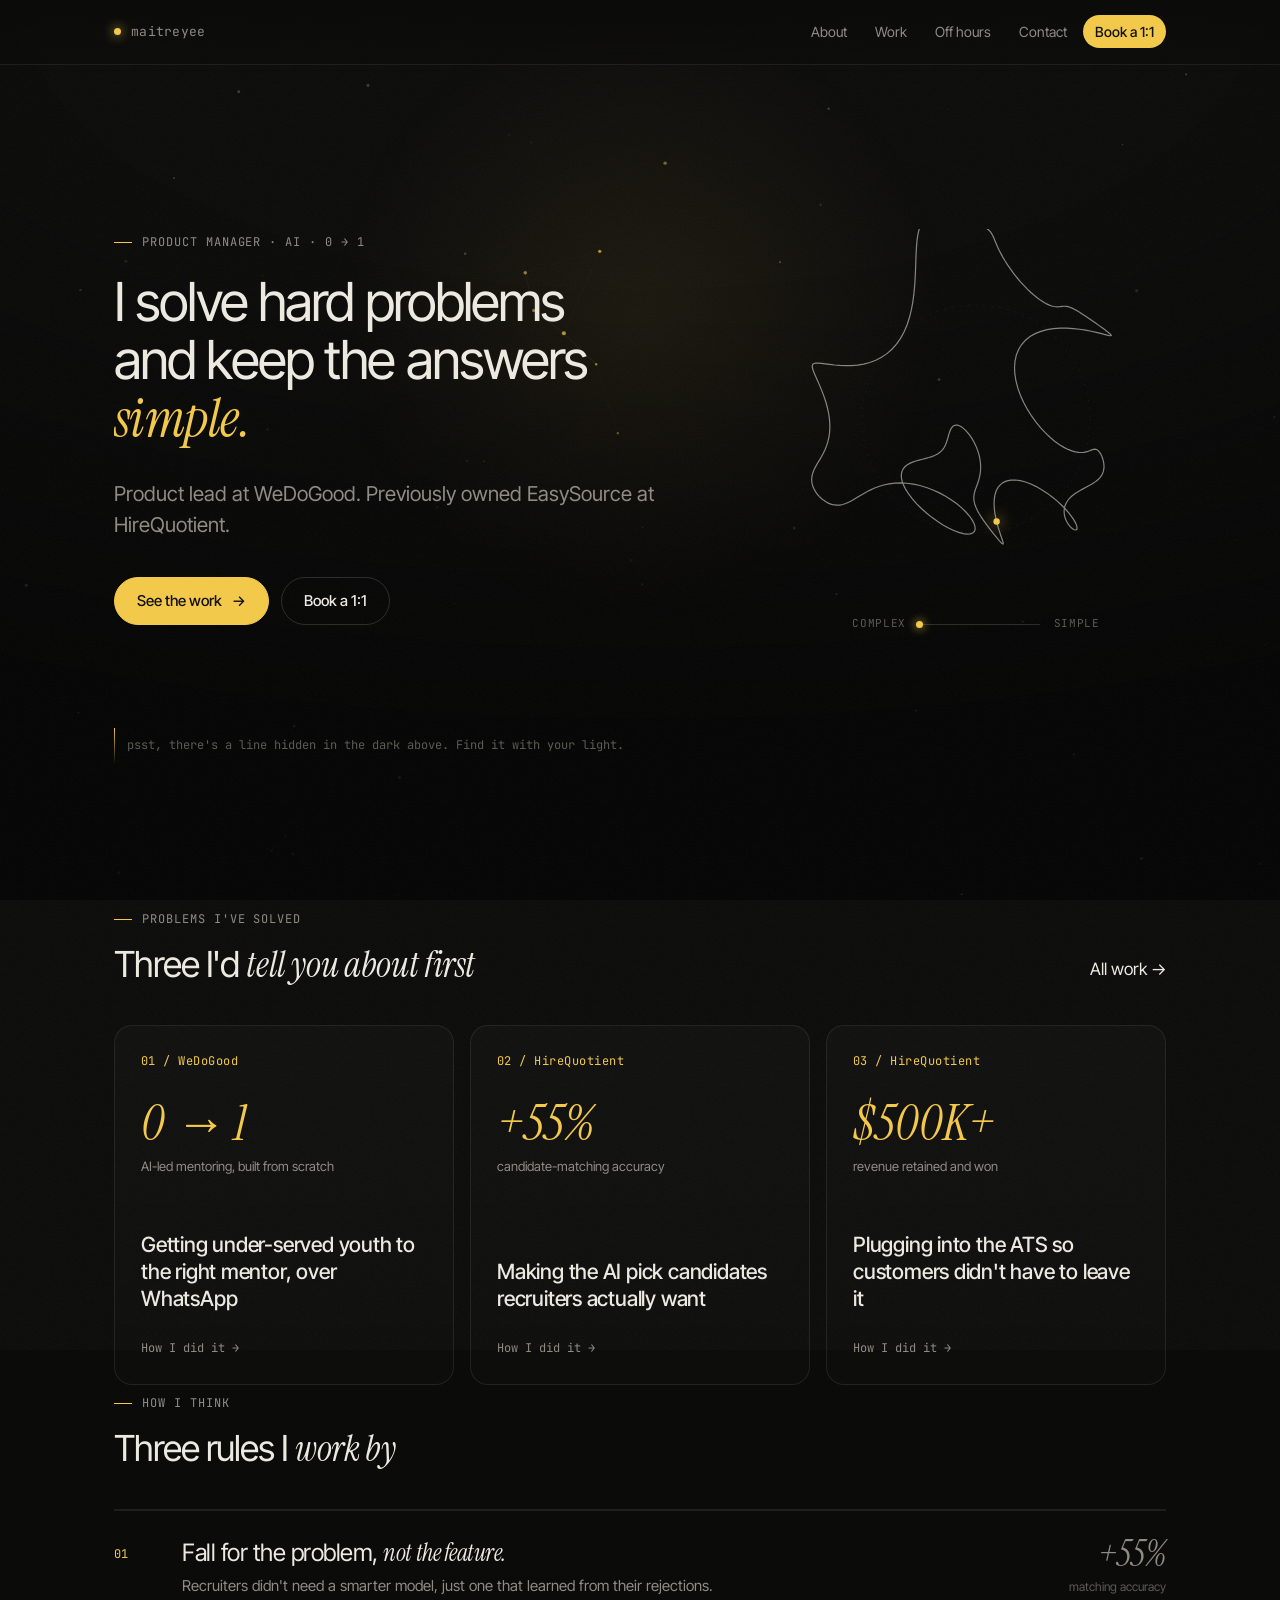
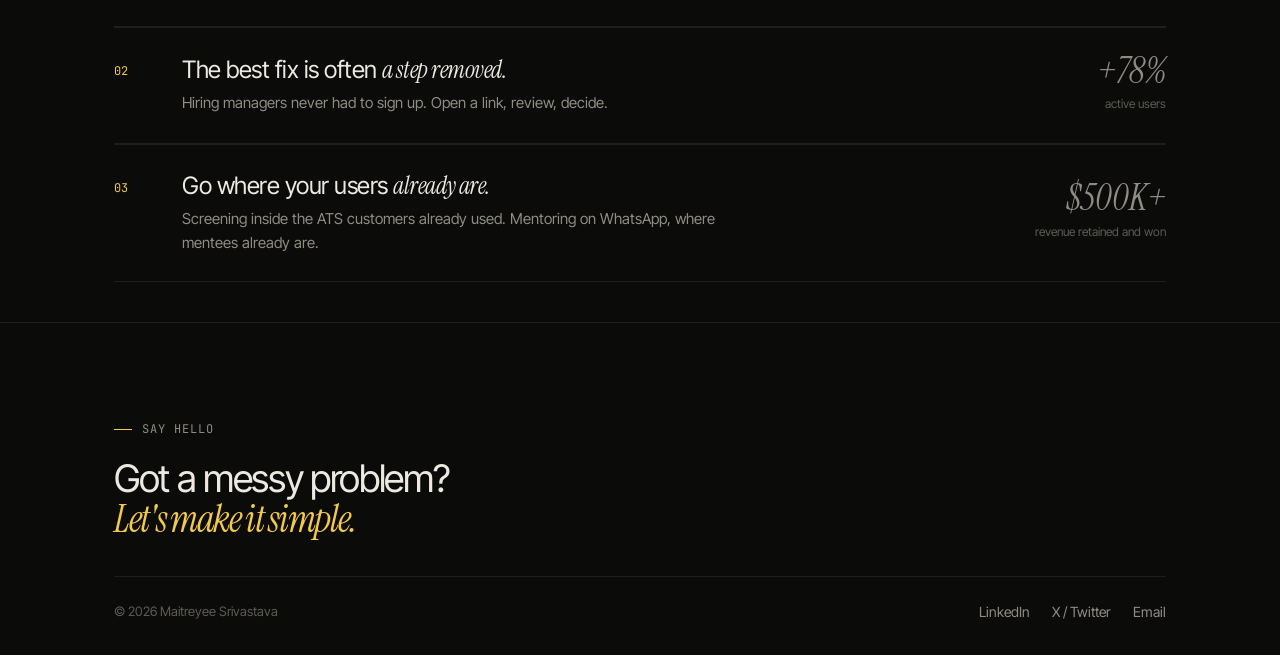
<file: index.html>
<!doctype html>
<html lang="en">
<head>
<meta charset="utf-8">
<meta name="viewport" content="width=device-width, initial-scale=1">
<title>Maitreyee Srivastava · Product, mostly AI</title>
<meta name="description" content="Product manager who solves hard problems and keeps the answers simple.">
<meta property="og:title" content="Maitreyee Srivastava · Product, mostly AI">
<meta property="og:description" content="Product manager who solves hard problems and keeps the answers simple.">
<meta name="theme-color" content="#0b0b0a">
<link rel="icon" href="data:image/svg+xml,%3Csvg xmlns='http://www.w3.org/2000/svg' viewBox='0 0 32 32'%3E%3Crect width='32' height='32' rx='8' fill='%230b0b0a'/%3E%3Ccircle cx='16' cy='16' r='6' fill='%23f3c94b'/%3E%3C/svg%3E">
<link rel="preconnect" href="https://fonts.googleapis.com">
<link rel="preconnect" href="https://fonts.gstatic.com" crossorigin>
<link href="https://fonts.googleapis.com/css2?family=Instrument+Serif:ital@0;1&family=Inter+Tight:wght@400;500;600&family=JetBrains+Mono&display=swap" rel="stylesheet">
<link rel="stylesheet" href="/assets/style.css">
</head>
<body>
<canvas id="backdrop" aria-hidden="true"></canvas>
<div class="lantern" aria-hidden="true"></div>
<div class="vignette" aria-hidden="true"></div>
<div class="grain" aria-hidden="true"></div>

<header class="site-head">
  <div class="wrap">
    <a class="wordmark" href="/" aria-label="Home"><span class="dot"></span>maitreyee</a>
    <button class="menu-btn" aria-expanded="false" aria-controls="nav">menu</button>
    <ul class="nav" id="nav">
      <li><a href="/about/">About</a></li>
      <li><a href="/work/">Work</a></li>
      <li><a href="/off-hours/">Off hours</a></li>
      <li><a href="/contact/">Contact</a></li>
      <li><a class="cta" href="/book/">Book a 1:1</a></li>
    </ul>
  </div>
</header>

<main>

  <section class="hero wrap" style="position:relative">
    <figure class="hero-art reveal" style="--d:.5s" aria-label="A tangled line that untangles into a simple circle">
      <canvas aria-hidden="true"></canvas>
      <figcaption class="art-cap">
        <span>complex</span><span class="art-track"><i class="art-knob"></i></span><span>simple</span>
      </figcaption>
      <span class="art-tip">hover to simplify</span>
    </figure>
    <span class="eyebrow reveal">Product manager · AI · 0 → 1</span>
    <h1 class="display lines">
      <span class="ln"><span>I solve hard problems</span></span>
      <span class="ln"><span>and keep the answers</span></span>
      <span class="ln"><span><em>simple.</em></span></span>
    </h1>
    <p class="lede reveal" style="--d:.3s">Product lead at WeDoGood. Previously owned EasySource at HireQuotient.</p>
    <div class="btns reveal" style="--d:.4s">
      <a class="btn primary" href="/work/">See the work <span class="arr">→</span></a>
      <a class="btn ghost" href="/book/">Book a 1:1</a>
    </div>
    <p class="ink-goal" aria-label="I believe good products can change the world.">I believe good products can change the world.</p>
    <div class="scroll-cue"><i></i><span class="hint">psst, there&#x27;s a line hidden in the dark above. Find it with your light.</span></div>
  </section>

  <section class="wrap">
    <div class="sec-head">
      <div><span class="eyebrow reveal">Problems I've solved</span><h2 class="h2 reveal" style="margin-top:16px">Three I'd <em>tell you about first</em></h2></div>
      <a class="link reveal" href="/work/">All work →</a>
    </div>
    <div class="grid c3" id="top-problems"></div>
  </section>

  <section class="wrap">
    <div class="sec-head">
      <div><span class="eyebrow reveal">How I think</span><h2 class="h2 reveal" style="margin-top:16px">Three rules I <em>work by</em></h2></div>
    </div>
    <ol class="rules">
      <li class="rule reveal"><span class="pn">01</span><div><h3>Fall for the problem, <em>not the feature.</em></h3><p>Recruiters didn't need a smarter model, just one that learned from their rejections.</p></div><a class="rule-m" href="/work/#matching"><b>+55%</b><span>matching accuracy</span></a></li>
      <li class="rule reveal" style="--d:.06s"><span class="pn">02</span><div><h3>The best fix is often <em>a step removed.</em></h3><p>Hiring managers never had to sign up. Open a link, review, decide.</p></div><a class="rule-m" href="/work/#no-signin"><b>+78%</b><span>active users</span></a></li>
      <li class="rule reveal" style="--d:.12s"><span class="pn">03</span><div><h3>Go where your users <em>already are.</em></h3><p>Screening inside the ATS customers already used. Mentoring on WhatsApp, where mentees already are.</p></div><a class="rule-m" href="/work/#ats"><b>$500K+</b><span>revenue retained and won</span></a></li>
    </ol>
  </section>

</main>

<footer class="site-foot">
  <div class="wrap">
    <div class="big reveal">
      <span class="eyebrow">Say hello</span>
      <h2 style="margin-top:20px">Got a messy problem? <a href="/book/">Let's make it simple.</a></h2>
    </div>
    <div class="base">
      <span>© <span data-year></span> Maitreyee Srivastava</span>
      <ul class="socials">
        <li><a data-link="linkedin" href="#">LinkedIn</a></li>
        <li><a data-link="twitter" href="#">X / Twitter</a></li>
        <li><a data-link="email" href="#">Email</a></li>
      </ul>
    </div>
  </div>
</footer>
<div class="toast" role="status" aria-live="polite"></div>
<script src="/assets/main.js"></script>
<script src="/assets/experience.js"></script>
<script src="/assets/hero-art.js"></script>
</body>
</html>
</file>
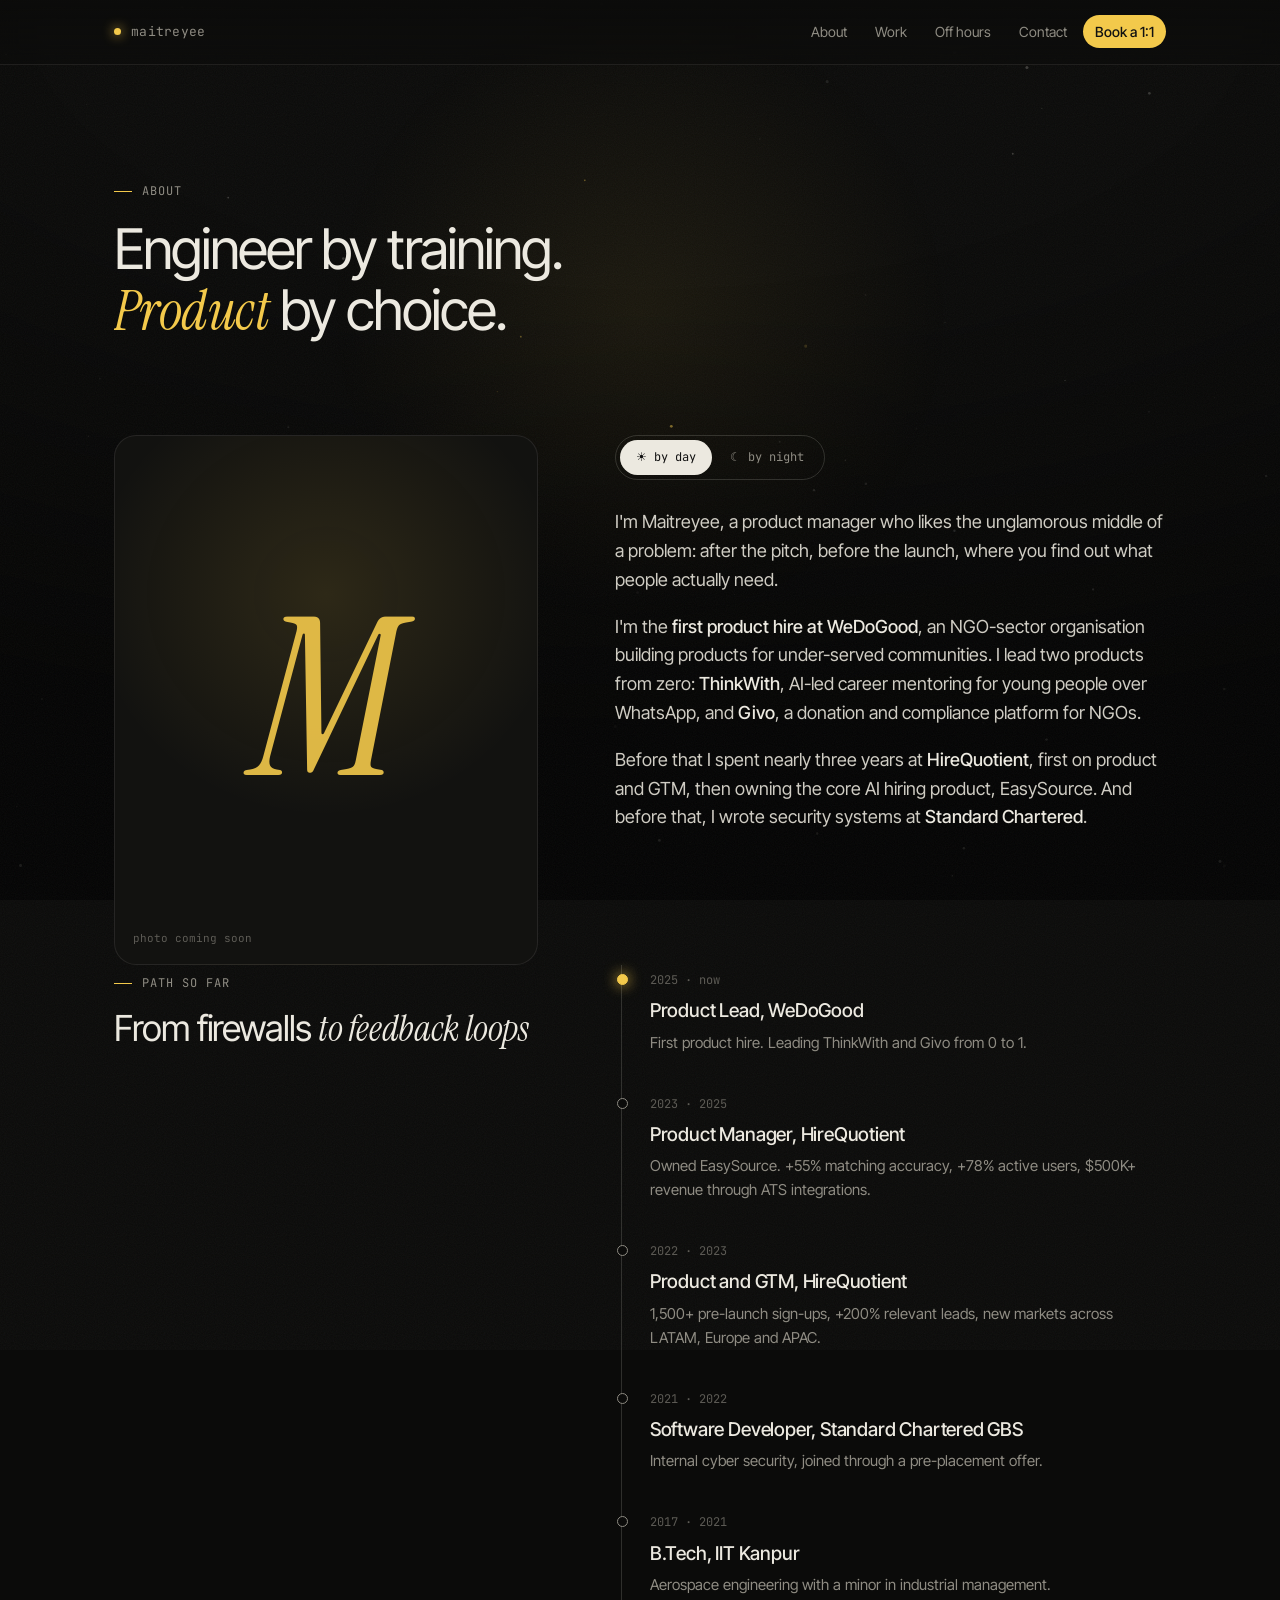
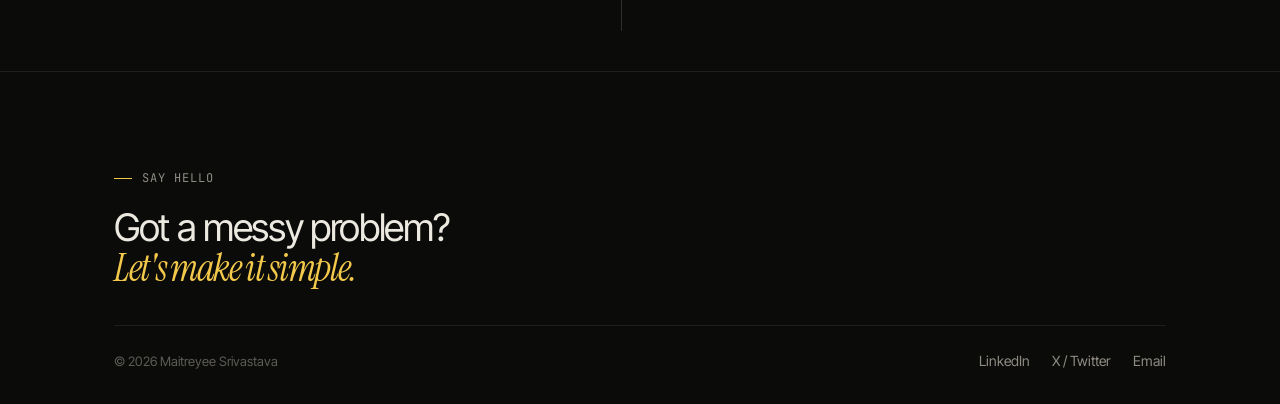
<file: about/index.html>
<!doctype html>
<html lang="en">
<head>
<meta charset="utf-8">
<meta name="viewport" content="width=device-width, initial-scale=1">
<title>About · Maitreyee Srivastava</title>
<meta name="description" content="Engineer by training, product manager by choice.">
<meta property="og:title" content="About · Maitreyee Srivastava">
<meta property="og:description" content="Engineer by training, product manager by choice.">
<meta name="theme-color" content="#0b0b0a">
<link rel="icon" href="data:image/svg+xml,%3Csvg xmlns='http://www.w3.org/2000/svg' viewBox='0 0 32 32'%3E%3Crect width='32' height='32' rx='8' fill='%230b0b0a'/%3E%3Ccircle cx='16' cy='16' r='6' fill='%23f3c94b'/%3E%3C/svg%3E">
<link rel="preconnect" href="https://fonts.googleapis.com">
<link rel="preconnect" href="https://fonts.gstatic.com" crossorigin>
<link href="https://fonts.googleapis.com/css2?family=Instrument+Serif:ital@0;1&family=Inter+Tight:wght@400;500;600&family=JetBrains+Mono&display=swap" rel="stylesheet">
<link rel="stylesheet" href="/assets/style.css">
</head>
<body>
<canvas id="backdrop" aria-hidden="true"></canvas>
<div class="lantern" aria-hidden="true"></div>
<div class="vignette" aria-hidden="true"></div>
<div class="grain" aria-hidden="true"></div>

<header class="site-head">
  <div class="wrap">
    <a class="wordmark" href="/" aria-label="Home"><span class="dot"></span>maitreyee</a>
    <button class="menu-btn" aria-expanded="false" aria-controls="nav">menu</button>
    <ul class="nav" id="nav">
      <li><a href="/about/">About</a></li>
      <li><a href="/work/">Work</a></li>
      <li><a href="/off-hours/">Off hours</a></li>
      <li><a href="/contact/">Contact</a></li>
      <li><a class="cta" href="/book/">Book a 1:1</a></li>
    </ul>
  </div>
</header>

<main>

  <section class="page-hero wrap">
    <span class="eyebrow reveal">About</span>
    <h1 class="display lines"><span class="ln"><span>Engineer by training.</span></span><span class="ln"><span><em>Product</em> by choice.</span></span></h1>
  </section>

  <section class="wrap" style="padding-top:0">
    <div class="split">
      <div class="reveal">
        <div class="portrait"><span class="initial">M</span><span class="cap">photo coming soon</span></div>
      </div>
      <div>
        <div class="toggle reveal" role="group" aria-label="Day or night">
          <button aria-pressed="true" data-mode-btn="day">☀ by day</button>
          <button aria-pressed="false" data-mode-btn="night">☾ by night</button>
        </div>
        <div class="daynight prose reveal" data-show="day">
          <div data-mode="day">
            <p>I'm Maitreyee, a product manager who likes the unglamorous middle of a problem: after the pitch, before the launch, where you find out what people actually need.</p>
            <p>I'm the <strong>first product hire at WeDoGood</strong>, an NGO-sector organisation building products for under-served communities. I lead two products from zero: <strong>ThinkWith</strong>, AI-led career mentoring for young people over WhatsApp, and <strong>Givo</strong>, a donation and compliance platform for NGOs.</p>
            <p>Before that I spent nearly three years at <strong>HireQuotient</strong>, first on product and GTM, then owning the core AI hiring product, EasySource. And before that, I wrote security systems at <strong>Standard Chartered</strong>.</p>
          </div>
          <div data-mode="night">
            <p>Off the clock you'll find me reading, painting or writing.</p>
            <p>I studied aerospace engineering at <strong>IIT Kanpur</strong>, ran the consulting club there, and volunteered with the campus Covid support effort in 2021. Somewhere in there I learned I like building for people more than for planes.</p>
            <p>More of that side lives on the <a class="link" href="/off-hours/">off hours</a> page.</p>
          </div>
        </div>
      </div>
    </div>
  </section>

  <section class="wrap">
    <div class="split">
      <div><span class="eyebrow reveal">Path so far</span><h2 class="h2 reveal" style="margin-top:16px">From firewalls <em>to feedback loops</em></h2></div>
      <ol class="timeline reveal">
        <li><span class="when">2025 · now</span><h4>Product Lead, WeDoGood</h4><p>First product hire. Leading ThinkWith and Givo from 0 to 1.</p></li>
        <li><span class="when">2023 · 2025</span><h4>Product Manager, HireQuotient</h4><p>Owned EasySource. +55% matching accuracy, +78% active users, $500K+ revenue through ATS integrations.</p></li>
        <li><span class="when">2022 · 2023</span><h4>Product and GTM, HireQuotient</h4><p>1,500+ pre-launch sign-ups, +200% relevant leads, new markets across LATAM, Europe and APAC.</p></li>
        <li><span class="when">2021 · 2022</span><h4>Software Developer, Standard Chartered GBS</h4><p>Internal cyber security, joined through a pre-placement offer.</p></li>
        <li><span class="when">2017 · 2021</span><h4>B.Tech, IIT Kanpur</h4><p>Aerospace engineering with a minor in industrial management.</p></li>
      </ol>
    </div>
  </section>

</main>

<footer class="site-foot">
  <div class="wrap">
    <div class="big reveal">
      <span class="eyebrow">Say hello</span>
      <h2 style="margin-top:20px">Got a messy problem? <a href="/book/">Let's make it simple.</a></h2>
    </div>
    <div class="base">
      <span>© <span data-year></span> Maitreyee Srivastava</span>
      <ul class="socials">
        <li><a data-link="linkedin" href="#">LinkedIn</a></li>
        <li><a data-link="twitter" href="#">X / Twitter</a></li>
        <li><a data-link="email" href="#">Email</a></li>
      </ul>
    </div>
  </div>
</footer>
<div class="toast" role="status" aria-live="polite"></div>
<script src="/assets/main.js"></script>
</body>
</html>
</file>
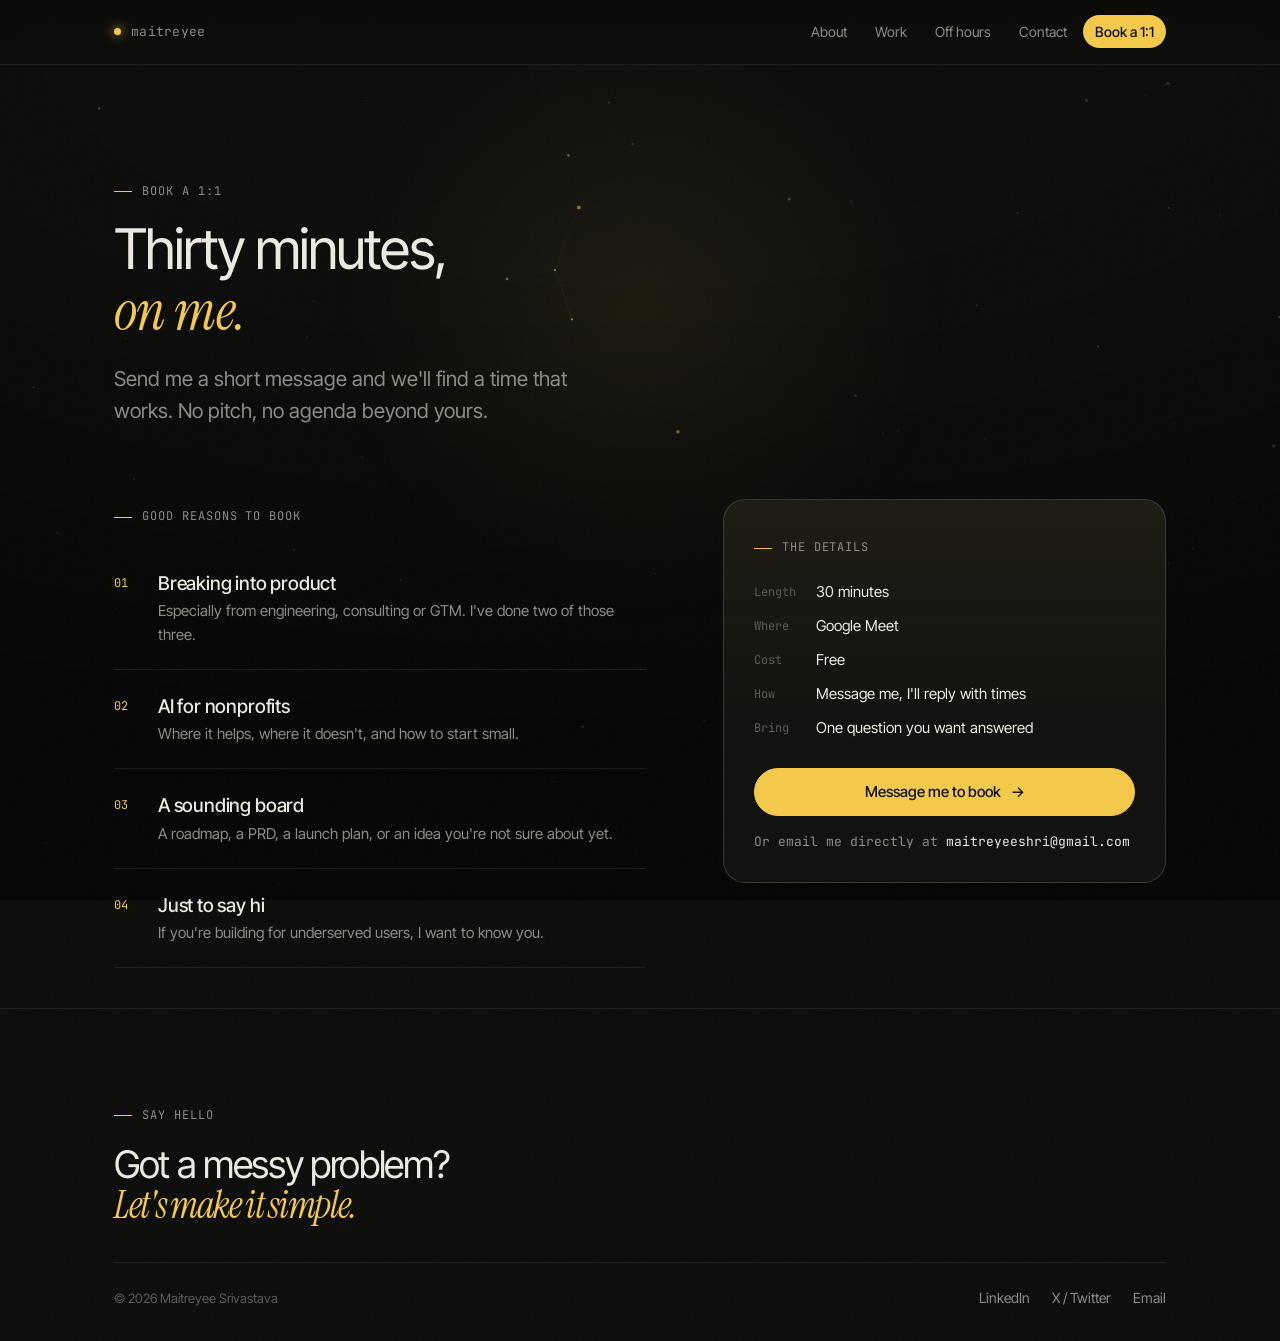
<file: book/index.html>
<!doctype html>
<html lang="en">
<head>
<meta charset="utf-8">
<meta name="viewport" content="width=device-width, initial-scale=1">
<title>Book a 1:1 · Maitreyee Srivastava</title>
<meta name="description" content="Book a free 30 minute call about product, AI for nonprofits, or breaking into PM.">
<meta property="og:title" content="Book a 1:1 · Maitreyee Srivastava">
<meta property="og:description" content="Book a free 30 minute call about product, AI for nonprofits, or breaking into PM.">
<meta name="theme-color" content="#0b0b0a">
<link rel="icon" href="data:image/svg+xml,%3Csvg xmlns='http://www.w3.org/2000/svg' viewBox='0 0 32 32'%3E%3Crect width='32' height='32' rx='8' fill='%230b0b0a'/%3E%3Ccircle cx='16' cy='16' r='6' fill='%23f3c94b'/%3E%3C/svg%3E">
<link rel="preconnect" href="https://fonts.googleapis.com">
<link rel="preconnect" href="https://fonts.gstatic.com" crossorigin>
<link href="https://fonts.googleapis.com/css2?family=Instrument+Serif:ital@0;1&family=Inter+Tight:wght@400;500;600&family=JetBrains+Mono&display=swap" rel="stylesheet">
<link rel="stylesheet" href="/assets/style.css">
</head>
<body>
<canvas id="backdrop" aria-hidden="true"></canvas>
<div class="lantern" aria-hidden="true"></div>
<div class="vignette" aria-hidden="true"></div>
<div class="grain" aria-hidden="true"></div>

<header class="site-head">
  <div class="wrap">
    <a class="wordmark" href="/" aria-label="Home"><span class="dot"></span>maitreyee</a>
    <button class="menu-btn" aria-expanded="false" aria-controls="nav">menu</button>
    <ul class="nav" id="nav">
      <li><a href="/about/">About</a></li>
      <li><a href="/work/">Work</a></li>
      <li><a href="/off-hours/">Off hours</a></li>
      <li><a href="/contact/">Contact</a></li>
      <li><a class="cta" href="/book/">Book a 1:1</a></li>
    </ul>
  </div>
</header>

<main>

  <section class="page-hero wrap">
    <span class="eyebrow reveal">Book a 1:1</span>
    <h1 class="display lines"><span class="ln"><span>Thirty minutes,</span></span><span class="ln"><span><em>on me.</em></span></span></h1>
    <p class="lede reveal" style="--d:.25s">Send me a short message and we'll find a time that works. No pitch, no agenda beyond yours.</p>
  </section>
  <section class="wrap" style="padding-top:0">
    <div class="split" style="grid-template-columns:1.2fr 1fr">
      <div>
        <span class="eyebrow reveal">Good reasons to book</span>
        <div style="margin-top:20px">
          <div class="topic reveal"><span class="n">01</span><div><h4>Breaking into product</h4><p>Especially from engineering, consulting or GTM. I've done two of those three.</p></div></div>
          <div class="topic reveal"><span class="n">02</span><div><h4>AI for nonprofits</h4><p>Where it helps, where it doesn't, and how to start small.</p></div></div>
          <div class="topic reveal"><span class="n">03</span><div><h4>A sounding board</h4><p>A roadmap, a PRD, a launch plan, or an idea you're not sure about yet.</p></div></div>
          <div class="topic reveal"><span class="n">04</span><div><h4>Just to say hi</h4><p>If you're building for underserved users, I want to know you.</p></div></div>
        </div>
      </div>
      <aside class="slot reveal">
        <span class="eyebrow">The details</span>
        <dl>
          <dt>Length</dt><dd>30 minutes</dd>
          <dt>Where</dt><dd>Google Meet</dd>
          <dt>Cost</dt><dd>Free</dd>
          <dt>How</dt><dd>Message me, I'll reply with times</dd>
          <dt>Bring</dt><dd>One question you want answered</dd>
        </dl>
        <a class="btn primary" href="/contact/?topic=call" style="width:100%;justify-content:center">Message me to book <span class="arr">→</span></a>
        <p class="mono muted" style="margin-top:16px">Or email me directly at <a class="link" data-link="email" href="#"><span data-email-text></span></a></p>
      </aside>
    </div>
  </section>

</main>

<footer class="site-foot">
  <div class="wrap">
    <div class="big reveal">
      <span class="eyebrow">Say hello</span>
      <h2 style="margin-top:20px">Got a messy problem? <a href="/book/">Let's make it simple.</a></h2>
    </div>
    <div class="base">
      <span>© <span data-year></span> Maitreyee Srivastava</span>
      <ul class="socials">
        <li><a data-link="linkedin" href="#">LinkedIn</a></li>
        <li><a data-link="twitter" href="#">X / Twitter</a></li>
        <li><a data-link="email" href="#">Email</a></li>
      </ul>
    </div>
  </div>
</footer>
<div class="toast" role="status" aria-live="polite"></div>
<script src="/assets/main.js"></script>
</body>
</html>
</file>
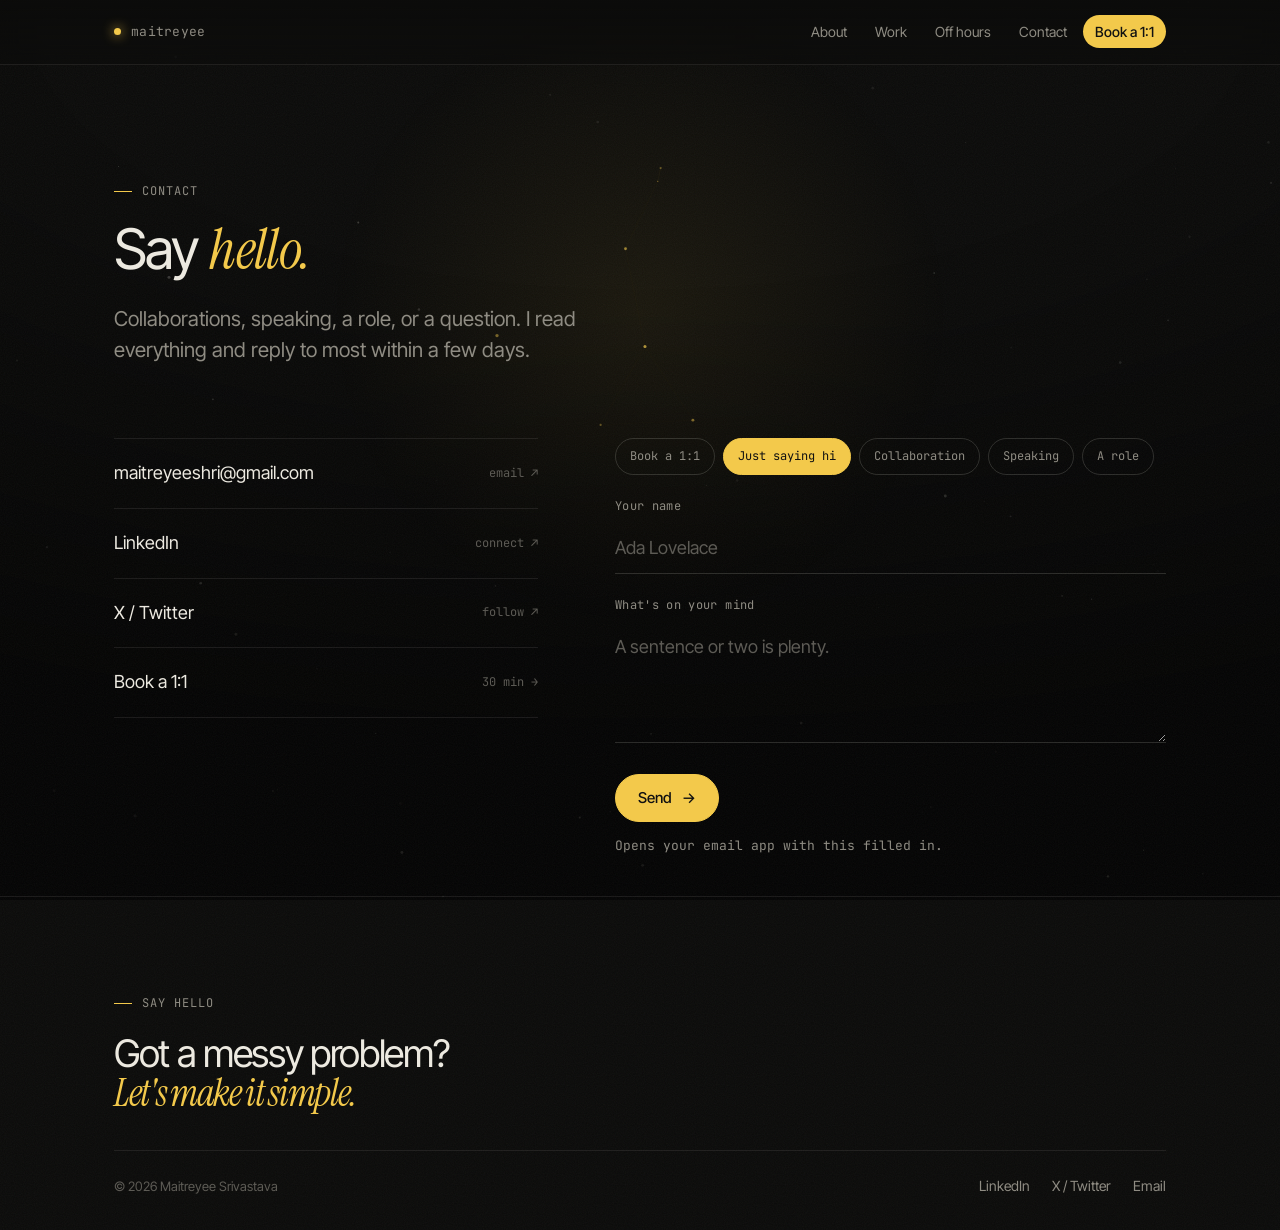
<file: contact/index.html>
<!doctype html>
<html lang="en">
<head>
<meta charset="utf-8">
<meta name="viewport" content="width=device-width, initial-scale=1">
<title>Contact · Maitreyee Srivastava</title>
<meta name="description" content="Get in touch with Maitreyee.">
<meta property="og:title" content="Contact · Maitreyee Srivastava">
<meta property="og:description" content="Get in touch with Maitreyee.">
<meta name="theme-color" content="#0b0b0a">
<link rel="icon" href="data:image/svg+xml,%3Csvg xmlns='http://www.w3.org/2000/svg' viewBox='0 0 32 32'%3E%3Crect width='32' height='32' rx='8' fill='%230b0b0a'/%3E%3Ccircle cx='16' cy='16' r='6' fill='%23f3c94b'/%3E%3C/svg%3E">
<link rel="preconnect" href="https://fonts.googleapis.com">
<link rel="preconnect" href="https://fonts.gstatic.com" crossorigin>
<link href="https://fonts.googleapis.com/css2?family=Instrument+Serif:ital@0;1&family=Inter+Tight:wght@400;500;600&family=JetBrains+Mono&display=swap" rel="stylesheet">
<link rel="stylesheet" href="/assets/style.css">
</head>
<body>
<canvas id="backdrop" aria-hidden="true"></canvas>
<div class="lantern" aria-hidden="true"></div>
<div class="vignette" aria-hidden="true"></div>
<div class="grain" aria-hidden="true"></div>

<header class="site-head">
  <div class="wrap">
    <a class="wordmark" href="/" aria-label="Home"><span class="dot"></span>maitreyee</a>
    <button class="menu-btn" aria-expanded="false" aria-controls="nav">menu</button>
    <ul class="nav" id="nav">
      <li><a href="/about/">About</a></li>
      <li><a href="/work/">Work</a></li>
      <li><a href="/off-hours/">Off hours</a></li>
      <li><a href="/contact/">Contact</a></li>
      <li><a class="cta" href="/book/">Book a 1:1</a></li>
    </ul>
  </div>
</header>

<main>

  <section class="page-hero wrap">
    <span class="eyebrow reveal">Contact</span>
    <h1 class="display lines"><span class="ln"><span>Say <em>hello.</em></span></span></h1>
    <p class="lede reveal" style="--d:.25s">Collaborations, speaking, a role, or a question. I read everything and reply to most within a few days.</p>
  </section>
  <section class="wrap" style="padding-top:0">
    <div class="split">
      <ul class="direct reveal">
        <li><a data-link="email" href="#"><span data-email-text></span><span>email ↗</span></a></li>
        <li><a data-link="linkedin" href="#">LinkedIn<span>connect ↗</span></a></li>
        <li><a data-link="twitter" href="#">X / Twitter<span>follow ↗</span></a></li>
        <li><a href="/book/">Book a 1:1<span>30 min →</span></a></li>
      </ul>
      <form class="form reveal" id="contact-form">
        <div class="chips" role="group" aria-label="Topic">
          <button type="button" class="chip" aria-pressed="false" data-topic="1:1 call request">Book a 1:1</button>
          <button type="button" class="chip" aria-pressed="true" data-topic="Hello">Just saying hi</button>
          <button type="button" class="chip" aria-pressed="false" data-topic="Collaboration">Collaboration</button>
          <button type="button" class="chip" aria-pressed="false" data-topic="Speaking">Speaking</button>
          <button type="button" class="chip" aria-pressed="false" data-topic="Role">A role</button>
        </div>
        <div class="field"><label for="f-name">Your name</label><input id="f-name" name="name" required placeholder="Ada Lovelace"></div>
        <div class="field"><label for="f-msg">What's on your mind</label><textarea id="f-msg" name="message" required placeholder="A sentence or two is plenty."></textarea></div>
        <div><button class="btn primary" type="submit">Send <span class="arr">→</span></button>
        <p class="mono muted" style="margin-top:14px">Opens your email app with this filled in.</p></div>
      </form>
    </div>
  </section>
  <script>
    let topic = "Hello";
    if (new URLSearchParams(location.search).get("topic") === "call") {
      topic = "1:1 call request";
      document.querySelectorAll("[data-topic]").forEach((x) => x.setAttribute("aria-pressed", x.dataset.topic === topic));
      const msg = document.getElementById("f-msg");
      msg.placeholder = "What would you like to talk about? Share a couple of times that suit you.";
    }
    document.querySelectorAll("[data-topic]").forEach((c) => c.addEventListener("click", () => {
      document.querySelectorAll("[data-topic]").forEach((x) => x.setAttribute("aria-pressed", x === c));
      topic = c.dataset.topic;
    }));
    document.getElementById("contact-form").addEventListener("submit", (e) => {
      e.preventDefault();
      const f = e.target;
      const subject = `${topic} from ${f.name.value}`;
      location.href = `mailto:${SITE.email}?subject=${encodeURIComponent(subject)}&body=${encodeURIComponent(f.message.value)}`;
    });
  </script>

</main>

<footer class="site-foot">
  <div class="wrap">
    <div class="big reveal">
      <span class="eyebrow">Say hello</span>
      <h2 style="margin-top:20px">Got a messy problem? <a href="/book/">Let's make it simple.</a></h2>
    </div>
    <div class="base">
      <span>© <span data-year></span> Maitreyee Srivastava</span>
      <ul class="socials">
        <li><a data-link="linkedin" href="#">LinkedIn</a></li>
        <li><a data-link="twitter" href="#">X / Twitter</a></li>
        <li><a data-link="email" href="#">Email</a></li>
      </ul>
    </div>
  </div>
</footer>
<div class="toast" role="status" aria-live="polite"></div>
<script src="/assets/main.js"></script>
</body>
</html>
</file>
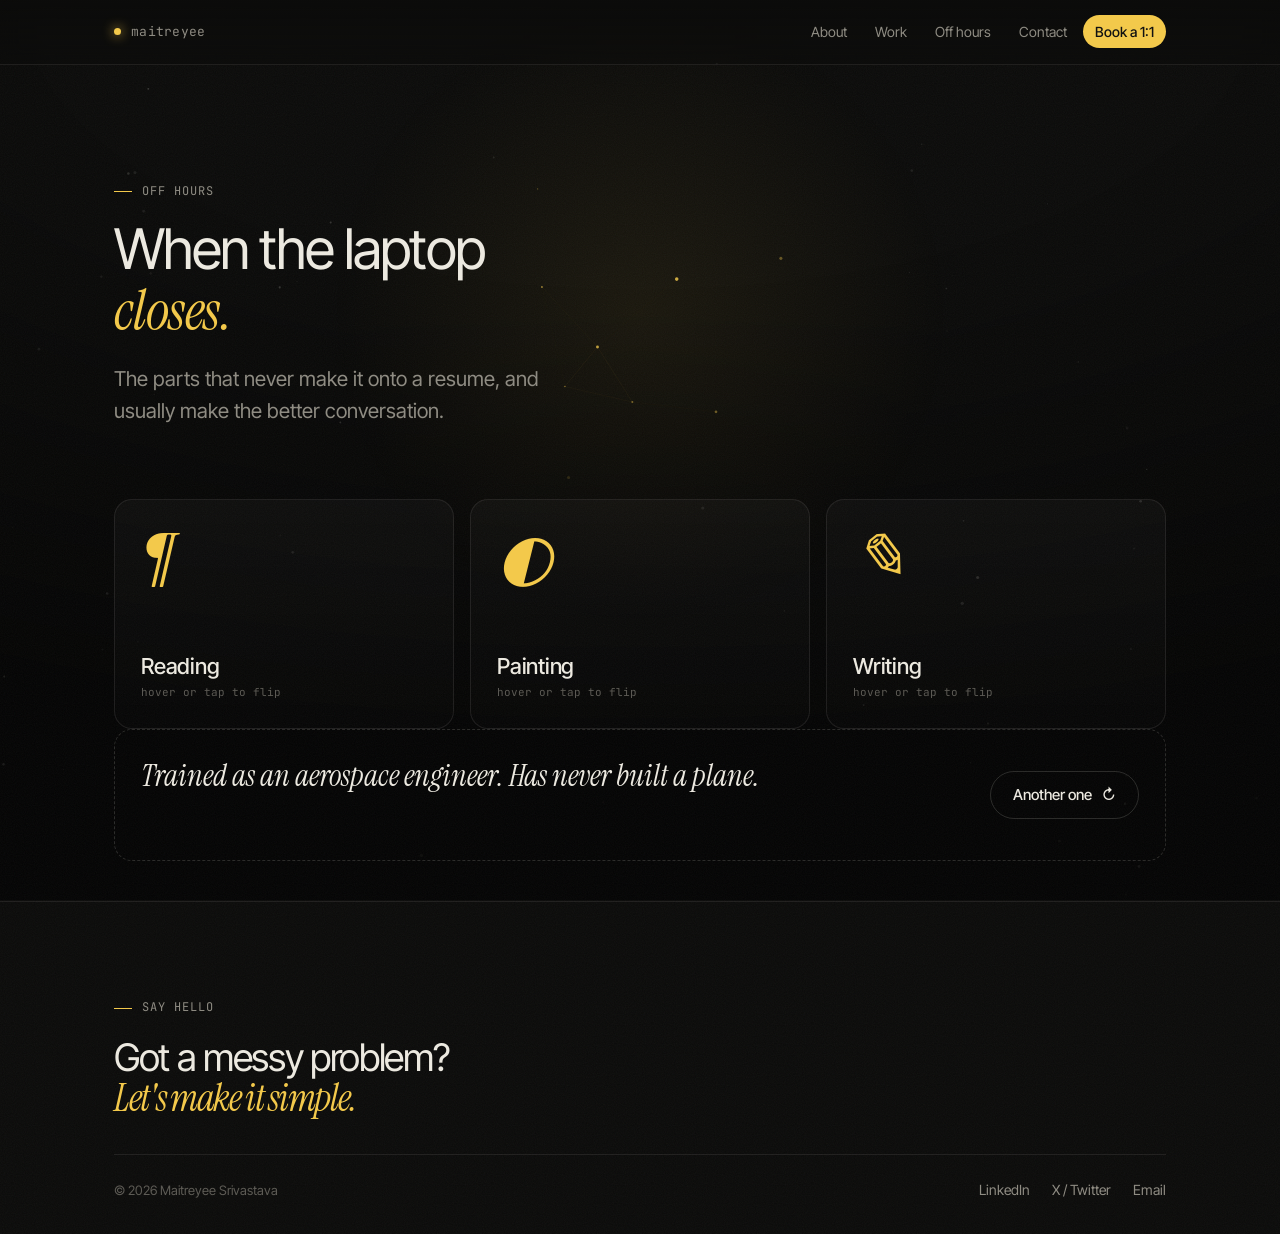
<file: off-hours/index.html>
<!doctype html>
<html lang="en">
<head>
<meta charset="utf-8">
<meta name="viewport" content="width=device-width, initial-scale=1">
<title>Off hours · Maitreyee Srivastava</title>
<meta name="description" content="What I do when I'm not doing product.">
<meta property="og:title" content="Off hours · Maitreyee Srivastava">
<meta property="og:description" content="What I do when I'm not doing product.">
<meta name="theme-color" content="#0b0b0a">
<link rel="icon" href="data:image/svg+xml,%3Csvg xmlns='http://www.w3.org/2000/svg' viewBox='0 0 32 32'%3E%3Crect width='32' height='32' rx='8' fill='%230b0b0a'/%3E%3Ccircle cx='16' cy='16' r='6' fill='%23f3c94b'/%3E%3C/svg%3E">
<link rel="preconnect" href="https://fonts.googleapis.com">
<link rel="preconnect" href="https://fonts.gstatic.com" crossorigin>
<link href="https://fonts.googleapis.com/css2?family=Instrument+Serif:ital@0;1&family=Inter+Tight:wght@400;500;600&family=JetBrains+Mono&display=swap" rel="stylesheet">
<link rel="stylesheet" href="/assets/style.css">
</head>
<body>
<canvas id="backdrop" aria-hidden="true"></canvas>
<div class="lantern" aria-hidden="true"></div>
<div class="vignette" aria-hidden="true"></div>
<div class="grain" aria-hidden="true"></div>

<header class="site-head">
  <div class="wrap">
    <a class="wordmark" href="/" aria-label="Home"><span class="dot"></span>maitreyee</a>
    <button class="menu-btn" aria-expanded="false" aria-controls="nav">menu</button>
    <ul class="nav" id="nav">
      <li><a href="/about/">About</a></li>
      <li><a href="/work/">Work</a></li>
      <li><a href="/off-hours/">Off hours</a></li>
      <li><a href="/contact/">Contact</a></li>
      <li><a class="cta" href="/book/">Book a 1:1</a></li>
    </ul>
  </div>
</header>

<main>

  <section class="page-hero wrap">
    <span class="eyebrow reveal">Off hours</span>
    <h1 class="display lines"><span class="ln"><span>When the laptop</span></span><span class="ln"><span><em>closes.</em></span></span></h1>
    <p class="lede reveal" style="--d:.25s">The parts that never make it onto a resume, and usually make the better conversation.</p>
  </section>
  <section class="wrap" style="padding-top:0">
    <div class="grid c3">
      <div class="flip reveal" style="--d:0.00s" tabindex="0">
        <div class="flip-in">
          <div class="face front"><span class="glyph">¶</span><h3>Reading</h3><small>hover or tap to flip</small></div>
          <div class="face back"><span class="k">between the lines</span><p>The quickest way to borrow someone else's brain. Ask me what I'm reading.</p></div>
        </div>
      </div>
      <div class="flip reveal" style="--d:0.08s" tabindex="0">
        <div class="flip-in">
          <div class="face front"><span class="glyph">◐</span><h3>Painting</h3><small>hover or tap to flip</small></div>
          <div class="face back"><span class="k">no undo button</span><p>Where I think without words. No deadlines, no metrics, just colour.</p></div>
        </div>
      </div>
      <div class="flip reveal" style="--d:0.16s" tabindex="0">
        <div class="flip-in">
          <div class="face front"><span class="glyph">✎</span><h3>Writing</h3><small>hover or tap to flip</small></div>
          <div class="face back"><span class="k">thinking out loud</span><p>How I find out what I actually think.</p></div>
        </div>
      </div>
    </div>
  </section>
  <section class="wrap" style="padding-top:0">
    <div class="factbox reveal">
      <p id="fact">Trained as an aerospace engineer. Has never built a plane.</p>
      <button class="btn ghost" id="shuffle">Another one <span class="arr">↻</span></button>
    </div>
  </section>
  <script>
    const FACTS = [
      "Trained as an aerospace engineer. Has never built a plane.",
      "First job: writing firewall rules for a bank.",
      "Ran webinars for 700+ people. Prefers a 1:1 over coffee.",
      "Has interviewed 11+ industry leaders, on camera.",
      "Ran the consulting club at IIT Kanpur.",
      "Has watched someone tap a smartphone for the very first time. Changed how I design.",
    ];
    let fi = 0;
    document.getElementById("shuffle").addEventListener("click", () => {
      const el = document.getElementById("fact");
      el.style.opacity = 0;
      setTimeout(() => { fi = (fi + 1 + Math.floor(Math.random() * (FACTS.length - 1))) % FACTS.length; el.textContent = FACTS[fi]; el.style.opacity = 1; }, 250);
    });
    document.querySelectorAll(".flip").forEach((f) => {
      f.addEventListener("click", () => f.classList.toggle("on"));
      f.addEventListener("keydown", (e) => { if (e.key === "Enter" || e.key === " ") { e.preventDefault(); f.classList.toggle("on"); } });
    });
  </script>

</main>

<footer class="site-foot">
  <div class="wrap">
    <div class="big reveal">
      <span class="eyebrow">Say hello</span>
      <h2 style="margin-top:20px">Got a messy problem? <a href="/book/">Let's make it simple.</a></h2>
    </div>
    <div class="base">
      <span>© <span data-year></span> Maitreyee Srivastava</span>
      <ul class="socials">
        <li><a data-link="linkedin" href="#">LinkedIn</a></li>
        <li><a data-link="twitter" href="#">X / Twitter</a></li>
        <li><a data-link="email" href="#">Email</a></li>
      </ul>
    </div>
  </div>
</footer>
<div class="toast" role="status" aria-live="polite"></div>
<script src="/assets/main.js"></script>
</body>
</html>
</file>
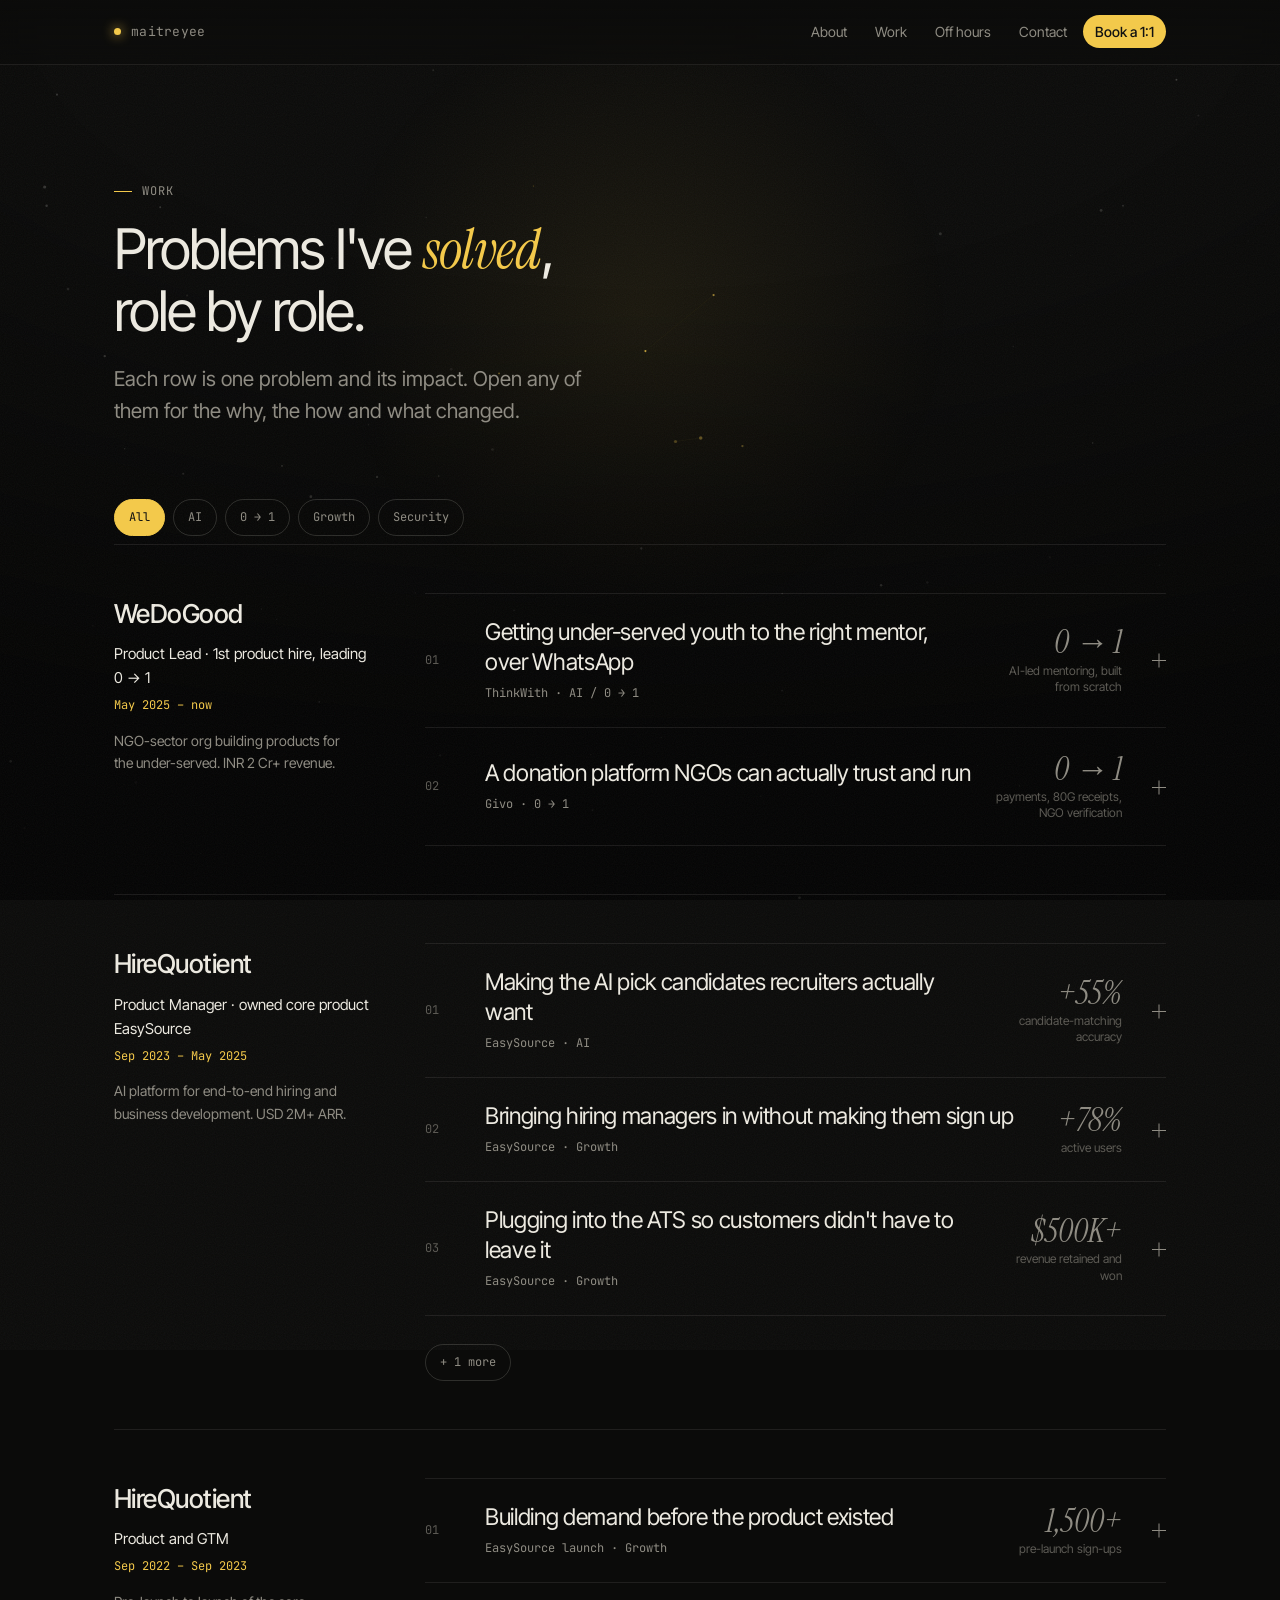
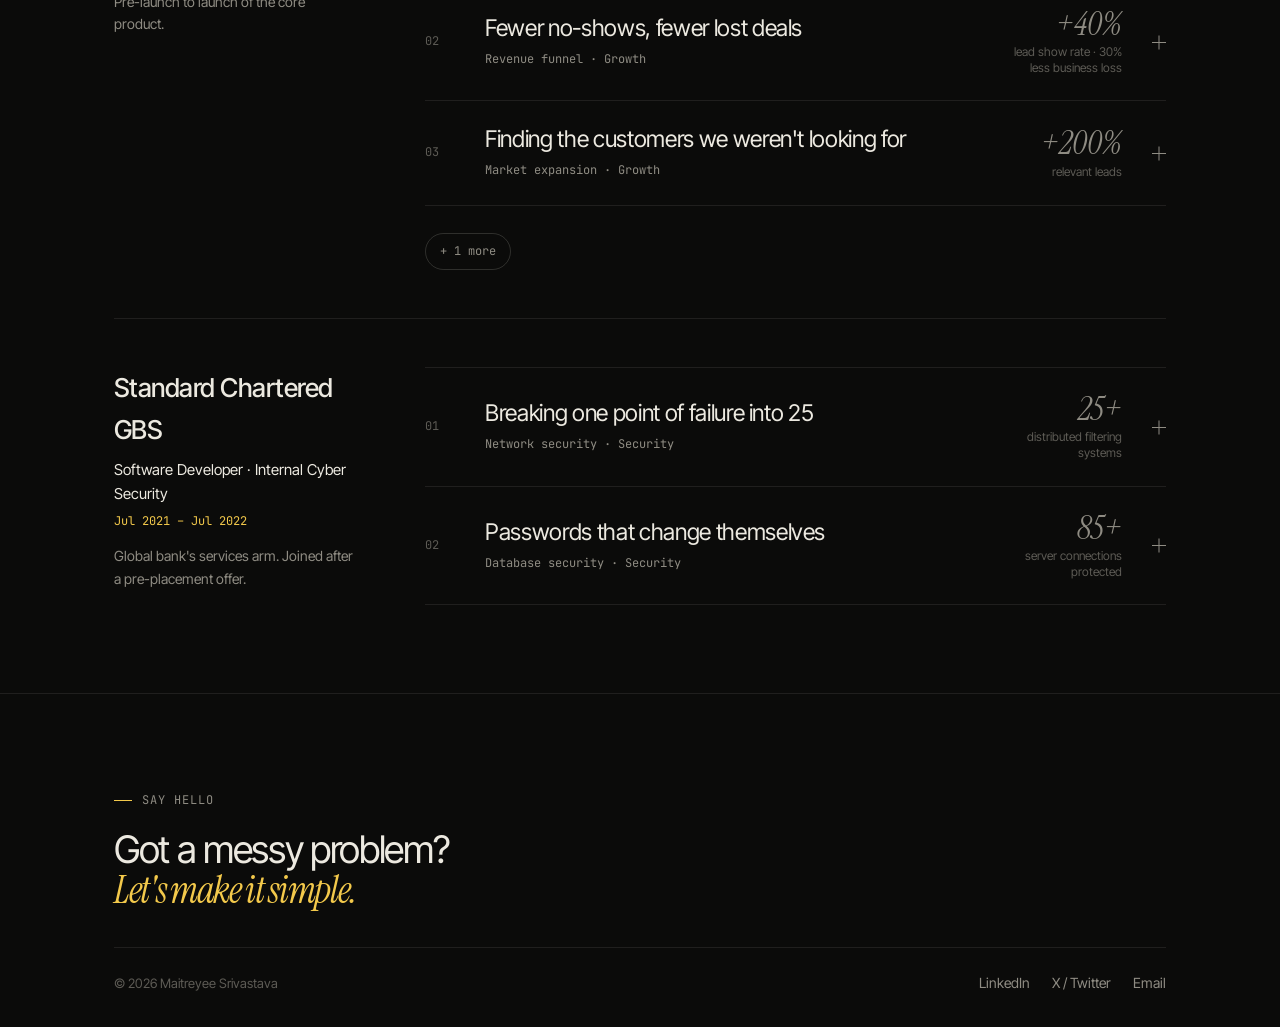
<file: work/index.html>
<!doctype html>
<html lang="en">
<head>
<meta charset="utf-8">
<meta name="viewport" content="width=device-width, initial-scale=1">
<title>Work · Maitreyee Srivastava</title>
<meta name="description" content="Problems solved, with the why, the how and the impact.">
<meta property="og:title" content="Work · Maitreyee Srivastava">
<meta property="og:description" content="Problems solved, with the why, the how and the impact.">
<meta name="theme-color" content="#0b0b0a">
<link rel="icon" href="data:image/svg+xml,%3Csvg xmlns='http://www.w3.org/2000/svg' viewBox='0 0 32 32'%3E%3Crect width='32' height='32' rx='8' fill='%230b0b0a'/%3E%3Ccircle cx='16' cy='16' r='6' fill='%23f3c94b'/%3E%3C/svg%3E">
<link rel="preconnect" href="https://fonts.googleapis.com">
<link rel="preconnect" href="https://fonts.gstatic.com" crossorigin>
<link href="https://fonts.googleapis.com/css2?family=Instrument+Serif:ital@0;1&family=Inter+Tight:wght@400;500;600&family=JetBrains+Mono&display=swap" rel="stylesheet">
<link rel="stylesheet" href="/assets/style.css">
</head>
<body>
<canvas id="backdrop" aria-hidden="true"></canvas>
<div class="lantern" aria-hidden="true"></div>
<div class="vignette" aria-hidden="true"></div>
<div class="grain" aria-hidden="true"></div>

<header class="site-head">
  <div class="wrap">
    <a class="wordmark" href="/" aria-label="Home"><span class="dot"></span>maitreyee</a>
    <button class="menu-btn" aria-expanded="false" aria-controls="nav">menu</button>
    <ul class="nav" id="nav">
      <li><a href="/about/">About</a></li>
      <li><a href="/work/">Work</a></li>
      <li><a href="/off-hours/">Off hours</a></li>
      <li><a href="/contact/">Contact</a></li>
      <li><a class="cta" href="/book/">Book a 1:1</a></li>
    </ul>
  </div>
</header>

<main>

  <section class="page-hero wrap">
    <span class="eyebrow reveal">Work</span>
    <h1 class="display lines"><span class="ln"><span>Problems I've <em>solved</em>,</span></span><span class="ln"><span>role by role.</span></span></h1>
    <p class="lede reveal" style="--d:.25s">Each row is one problem and its impact. Open any of them for the why, the how and what changed.</p>
  </section>
  <section class="wrap" style="padding-top:0">
    <div class="chips reveal" style="margin-bottom:8px" role="group" aria-label="Filter work">
      <button class="chip" data-filter="all" aria-pressed="true">All</button>
      <button class="chip" data-filter="ai" aria-pressed="false">AI</button>
      <button class="chip" data-filter="zero" aria-pressed="false">0 → 1</button>
      <button class="chip" data-filter="growth" aria-pressed="false">Growth</button>
      <button class="chip" data-filter="infra" aria-pressed="false">Security</button>
    </div>
    <div id="experience"></div>
  </section>

</main>

<footer class="site-foot">
  <div class="wrap">
    <div class="big reveal">
      <span class="eyebrow">Say hello</span>
      <h2 style="margin-top:20px">Got a messy problem? <a href="/book/">Let's make it simple.</a></h2>
    </div>
    <div class="base">
      <span>© <span data-year></span> Maitreyee Srivastava</span>
      <ul class="socials">
        <li><a data-link="linkedin" href="#">LinkedIn</a></li>
        <li><a data-link="twitter" href="#">X / Twitter</a></li>
        <li><a data-link="email" href="#">Email</a></li>
      </ul>
    </div>
  </div>
</footer>
<div class="toast" role="status" aria-live="polite"></div>
<script src="/assets/main.js"></script>
<script src="/assets/experience.js"></script>
</body>
</html>
</file>
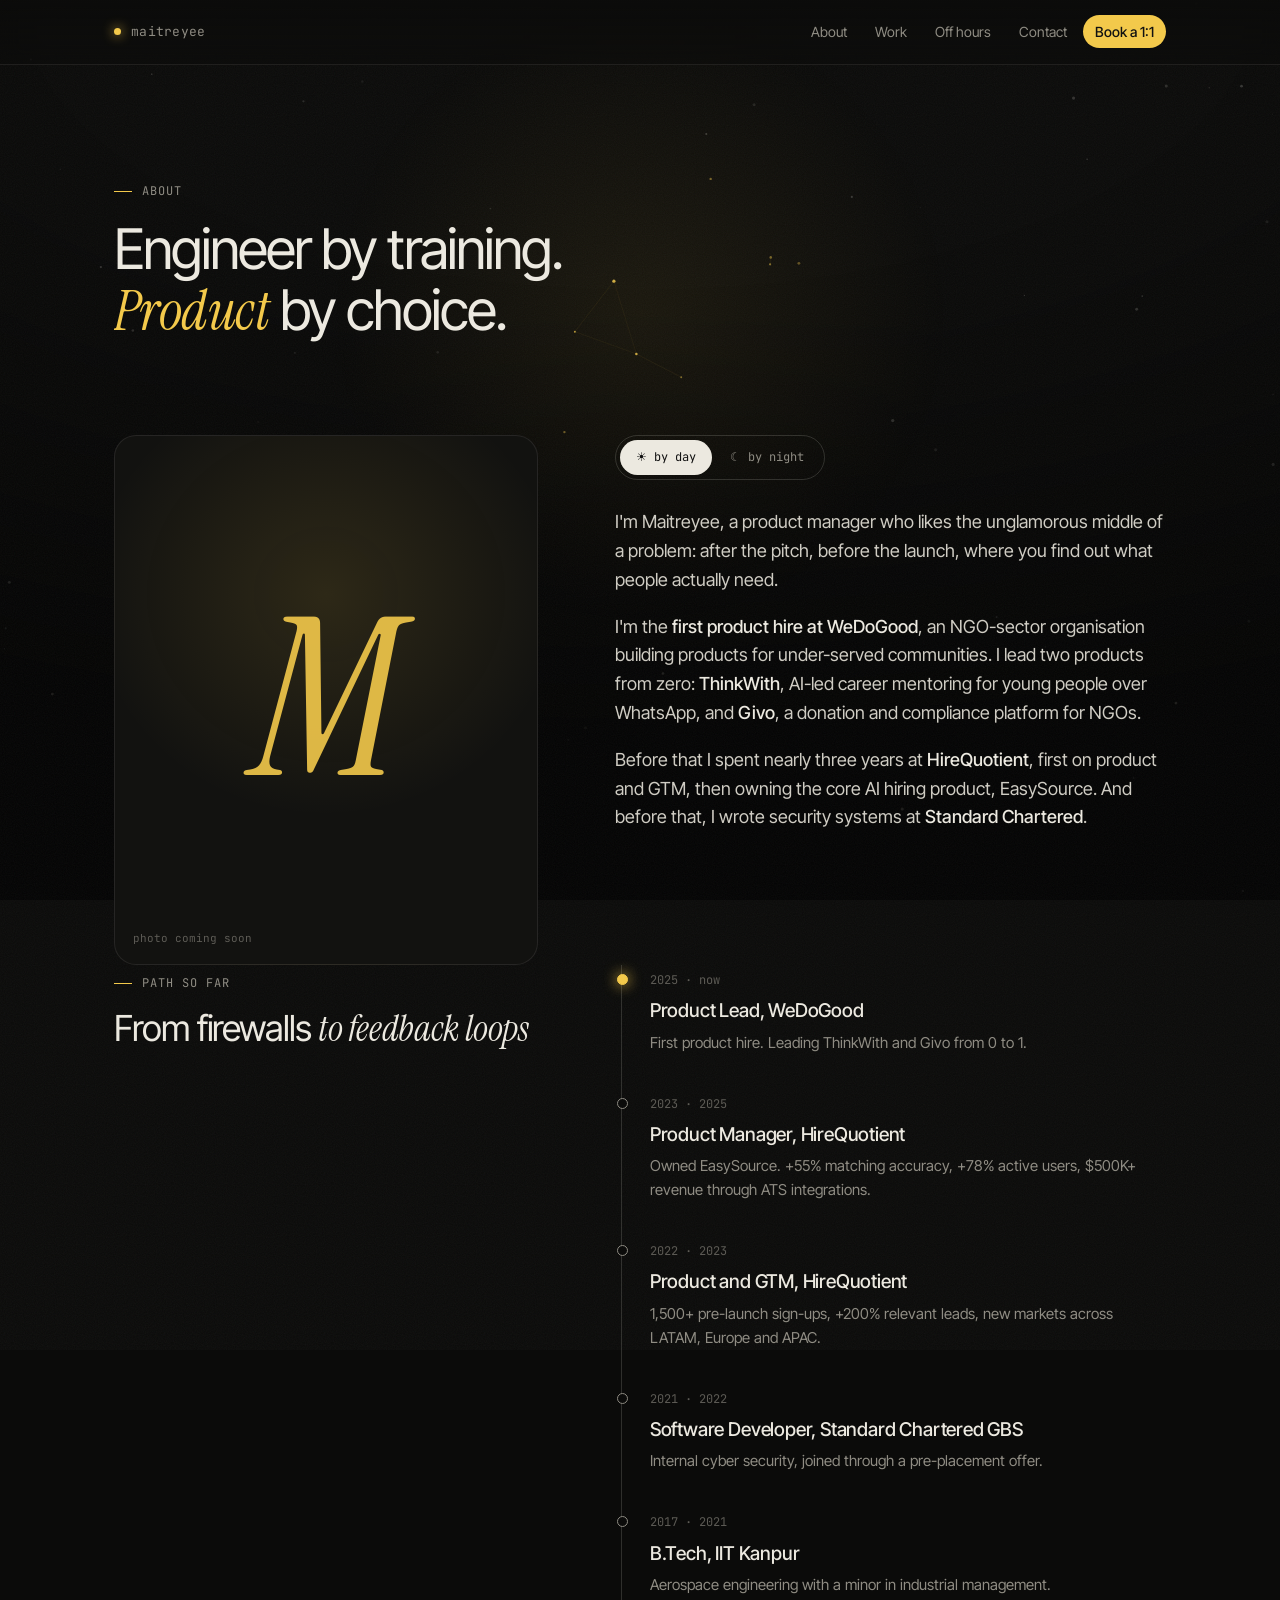
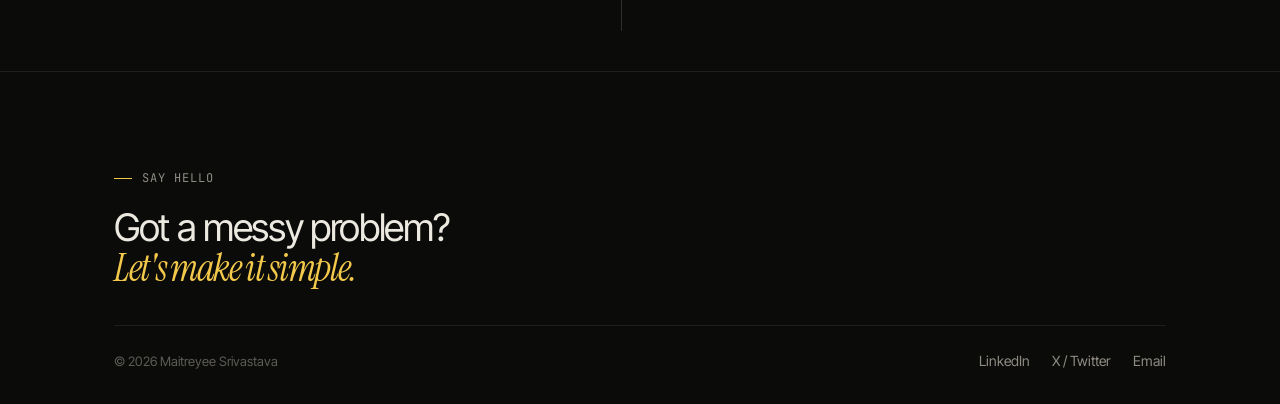
<file: about.html>
<!doctype html>
<html lang="en">
<head>
<meta charset="utf-8">
<meta name="viewport" content="width=device-width, initial-scale=1">
<title>About · Maitreyee Srivastava</title>
<meta name="description" content="Engineer by training, product manager by choice.">
<meta property="og:title" content="About · Maitreyee Srivastava">
<meta property="og:description" content="Engineer by training, product manager by choice.">
<meta name="theme-color" content="#0b0b0a">
<link rel="icon" href="data:image/svg+xml,%3Csvg xmlns='http://www.w3.org/2000/svg' viewBox='0 0 32 32'%3E%3Crect width='32' height='32' rx='8' fill='%230b0b0a'/%3E%3Ccircle cx='16' cy='16' r='6' fill='%23f3c94b'/%3E%3C/svg%3E">
<link rel="preconnect" href="https://fonts.googleapis.com">
<link rel="preconnect" href="https://fonts.gstatic.com" crossorigin>
<link href="https://fonts.googleapis.com/css2?family=Instrument+Serif:ital@0;1&family=Inter+Tight:wght@400;500;600&family=JetBrains+Mono&display=swap" rel="stylesheet">
<link rel="stylesheet" href="assets/style.css">
</head>
<body>
<canvas id="backdrop" aria-hidden="true"></canvas>
<div class="lantern" aria-hidden="true"></div>
<div class="vignette" aria-hidden="true"></div>
<div class="grain" aria-hidden="true"></div>

<header class="site-head">
  <div class="wrap">
    <a class="wordmark" href="/" aria-label="Home"><span class="dot"></span>maitreyee</a>
    <button class="menu-btn" aria-expanded="false" aria-controls="nav">menu</button>
    <ul class="nav" id="nav">
      <li><a href="/about">About</a></li>
      <li><a href="/work">Work</a></li>
      <li><a href="/off-hours">Off hours</a></li>
      <li><a href="/contact">Contact</a></li>
      <li><a class="cta" href="/book">Book a 1:1</a></li>
    </ul>
  </div>
</header>

<main>

  <section class="page-hero wrap">
    <span class="eyebrow reveal">About</span>
    <h1 class="display lines"><span class="ln"><span>Engineer by training.</span></span><span class="ln"><span><em>Product</em> by choice.</span></span></h1>
  </section>

  <section class="wrap" style="padding-top:0">
    <div class="split">
      <div class="reveal">
        <div class="portrait"><span class="initial">M</span><span class="cap">photo coming soon</span></div>
      </div>
      <div>
        <div class="toggle reveal" role="group" aria-label="Day or night">
          <button aria-pressed="true" data-mode-btn="day">☀ by day</button>
          <button aria-pressed="false" data-mode-btn="night">☾ by night</button>
        </div>
        <div class="daynight prose reveal" data-show="day">
          <div data-mode="day">
            <p>I'm Maitreyee, a product manager who likes the unglamorous middle of a problem: after the pitch, before the launch, where you find out what people actually need.</p>
            <p>I'm the <strong>first product hire at WeDoGood</strong>, an NGO-sector organisation building products for under-served communities. I lead two products from zero: <strong>ThinkWith</strong>, AI-led career mentoring for young people over WhatsApp, and <strong>Givo</strong>, a donation and compliance platform for NGOs.</p>
            <p>Before that I spent nearly three years at <strong>HireQuotient</strong>, first on product and GTM, then owning the core AI hiring product, EasySource. And before that, I wrote security systems at <strong>Standard Chartered</strong>.</p>
          </div>
          <div data-mode="night">
            <p>Off the clock you'll find me reading, painting or writing.</p>
            <p>I studied aerospace engineering at <strong>IIT Kanpur</strong>, ran the consulting club there, and volunteered with the campus Covid support effort in 2021. Somewhere in there I learned I like building for people more than for planes.</p>
            <p>More of that side lives on the <a class="link" href="/off-hours">off hours</a> page.</p>
          </div>
        </div>
      </div>
    </div>
  </section>

  <section class="wrap">
    <div class="split">
      <div><span class="eyebrow reveal">Path so far</span><h2 class="h2 reveal" style="margin-top:16px">From firewalls <em>to feedback loops</em></h2></div>
      <ol class="timeline reveal">
        <li><span class="when">2025 · now</span><h4>Product Lead, WeDoGood</h4><p>First product hire. Leading ThinkWith and Givo from 0 to 1.</p></li>
        <li><span class="when">2023 · 2025</span><h4>Product Manager, HireQuotient</h4><p>Owned EasySource. +55% matching accuracy, +78% active users, $500K+ revenue through ATS integrations.</p></li>
        <li><span class="when">2022 · 2023</span><h4>Product and GTM, HireQuotient</h4><p>1,500+ pre-launch sign-ups, +200% relevant leads, new markets across LATAM, Europe and APAC.</p></li>
        <li><span class="when">2021 · 2022</span><h4>Software Developer, Standard Chartered GBS</h4><p>Internal cyber security, joined through a pre-placement offer.</p></li>
        <li><span class="when">2017 · 2021</span><h4>B.Tech, IIT Kanpur</h4><p>Aerospace engineering with a minor in industrial management.</p></li>
      </ol>
    </div>
  </section>

</main>

<footer class="site-foot">
  <div class="wrap">
    <div class="big reveal">
      <span class="eyebrow">Say hello</span>
      <h2 style="margin-top:20px">Got a messy problem? <a href="/book">Let's make it simple.</a></h2>
    </div>
    <div class="base">
      <span>© <span data-year></span> Maitreyee Srivastava</span>
      <ul class="socials">
        <li><a data-link="linkedin" href="#">LinkedIn</a></li>
        <li><a data-link="twitter" href="#">X / Twitter</a></li>
        <li><a data-link="email" href="#">Email</a></li>
      </ul>
    </div>
  </div>
</footer>
<div class="toast" role="status" aria-live="polite"></div>
<script src="assets/main.js"></script>
</body>
</html>
</file>
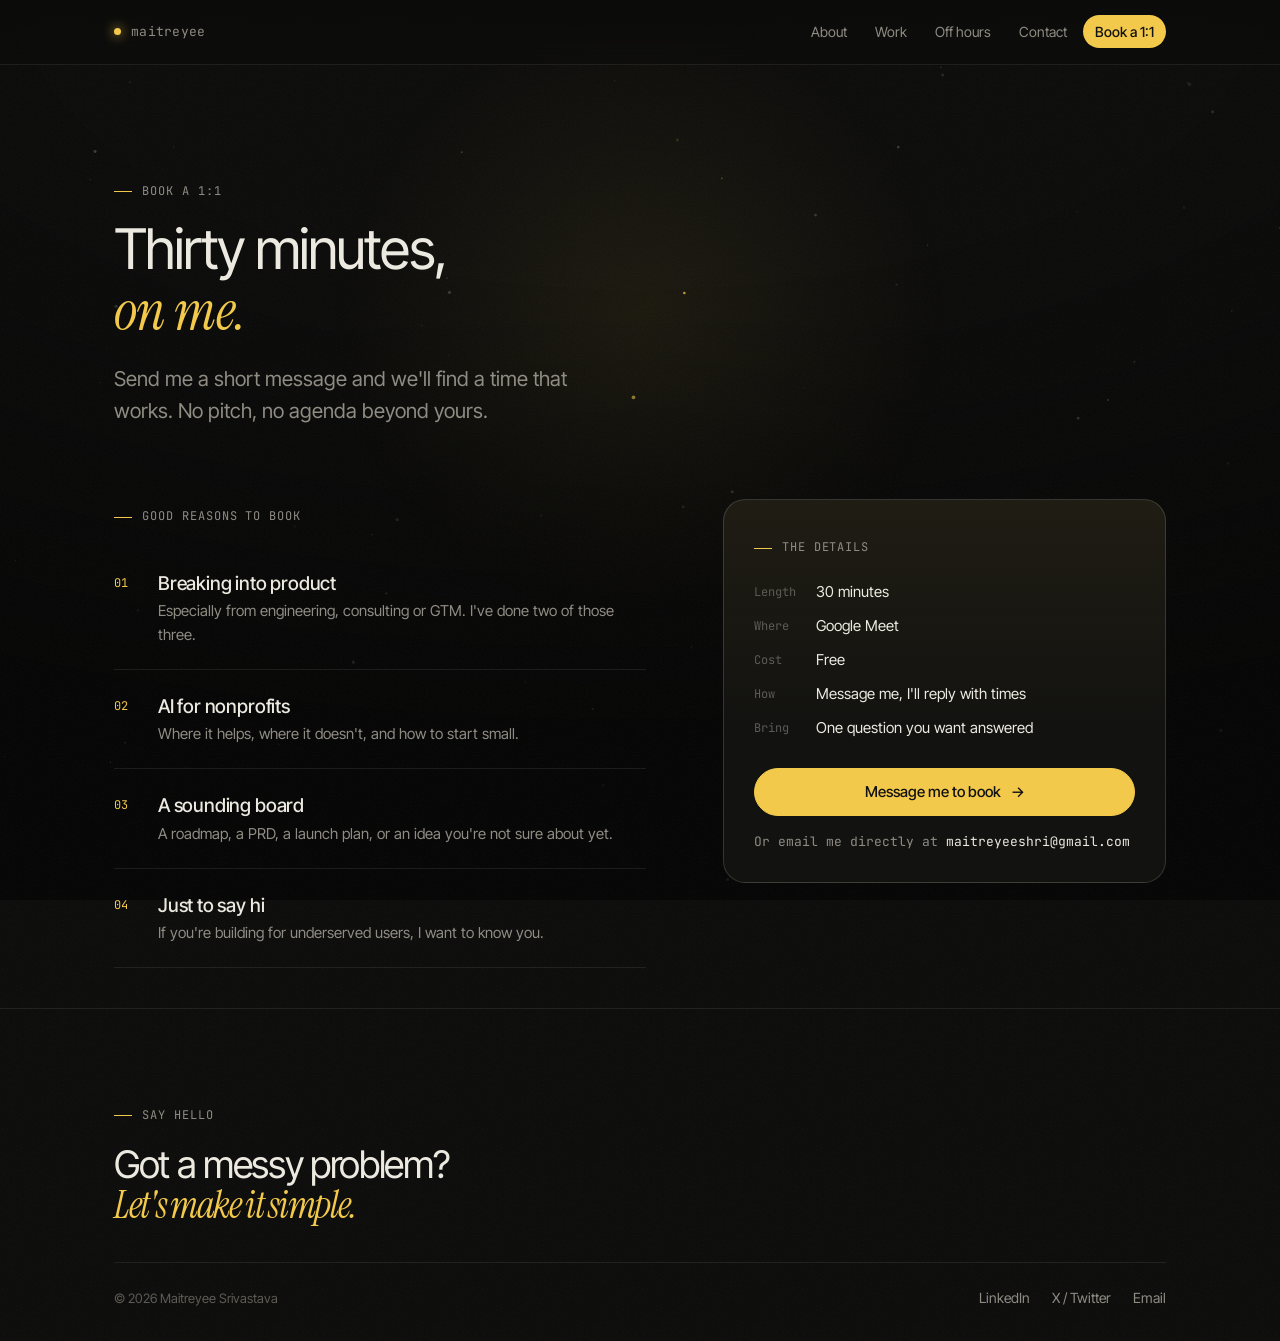
<file: book.html>
<!doctype html>
<html lang="en">
<head>
<meta charset="utf-8">
<meta name="viewport" content="width=device-width, initial-scale=1">
<title>Book a 1:1 · Maitreyee Srivastava</title>
<meta name="description" content="Book a free 30 minute call about product, AI for nonprofits, or breaking into PM.">
<meta property="og:title" content="Book a 1:1 · Maitreyee Srivastava">
<meta property="og:description" content="Book a free 30 minute call about product, AI for nonprofits, or breaking into PM.">
<meta name="theme-color" content="#0b0b0a">
<link rel="icon" href="data:image/svg+xml,%3Csvg xmlns='http://www.w3.org/2000/svg' viewBox='0 0 32 32'%3E%3Crect width='32' height='32' rx='8' fill='%230b0b0a'/%3E%3Ccircle cx='16' cy='16' r='6' fill='%23f3c94b'/%3E%3C/svg%3E">
<link rel="preconnect" href="https://fonts.googleapis.com">
<link rel="preconnect" href="https://fonts.gstatic.com" crossorigin>
<link href="https://fonts.googleapis.com/css2?family=Instrument+Serif:ital@0;1&family=Inter+Tight:wght@400;500;600&family=JetBrains+Mono&display=swap" rel="stylesheet">
<link rel="stylesheet" href="assets/style.css">
</head>
<body>
<canvas id="backdrop" aria-hidden="true"></canvas>
<div class="lantern" aria-hidden="true"></div>
<div class="vignette" aria-hidden="true"></div>
<div class="grain" aria-hidden="true"></div>

<header class="site-head">
  <div class="wrap">
    <a class="wordmark" href="/" aria-label="Home"><span class="dot"></span>maitreyee</a>
    <button class="menu-btn" aria-expanded="false" aria-controls="nav">menu</button>
    <ul class="nav" id="nav">
      <li><a href="/about">About</a></li>
      <li><a href="/work">Work</a></li>
      <li><a href="/off-hours">Off hours</a></li>
      <li><a href="/contact">Contact</a></li>
      <li><a class="cta" href="/book">Book a 1:1</a></li>
    </ul>
  </div>
</header>

<main>

  <section class="page-hero wrap">
    <span class="eyebrow reveal">Book a 1:1</span>
    <h1 class="display lines"><span class="ln"><span>Thirty minutes,</span></span><span class="ln"><span><em>on me.</em></span></span></h1>
    <p class="lede reveal" style="--d:.25s">Send me a short message and we'll find a time that works. No pitch, no agenda beyond yours.</p>
  </section>
  <section class="wrap" style="padding-top:0">
    <div class="split" style="grid-template-columns:1.2fr 1fr">
      <div>
        <span class="eyebrow reveal">Good reasons to book</span>
        <div style="margin-top:20px">
          <div class="topic reveal"><span class="n">01</span><div><h4>Breaking into product</h4><p>Especially from engineering, consulting or GTM. I've done two of those three.</p></div></div>
          <div class="topic reveal"><span class="n">02</span><div><h4>AI for nonprofits</h4><p>Where it helps, where it doesn't, and how to start small.</p></div></div>
          <div class="topic reveal"><span class="n">03</span><div><h4>A sounding board</h4><p>A roadmap, a PRD, a launch plan, or an idea you're not sure about yet.</p></div></div>
          <div class="topic reveal"><span class="n">04</span><div><h4>Just to say hi</h4><p>If you're building for underserved users, I want to know you.</p></div></div>
        </div>
      </div>
      <aside class="slot reveal">
        <span class="eyebrow">The details</span>
        <dl>
          <dt>Length</dt><dd>30 minutes</dd>
          <dt>Where</dt><dd>Google Meet</dd>
          <dt>Cost</dt><dd>Free</dd>
          <dt>How</dt><dd>Message me, I'll reply with times</dd>
          <dt>Bring</dt><dd>One question you want answered</dd>
        </dl>
        <a class="btn primary" href="/contact?topic=call" style="width:100%;justify-content:center">Message me to book <span class="arr">→</span></a>
        <p class="mono muted" style="margin-top:16px">Or email me directly at <a class="link" data-link="email" href="#"><span data-email-text></span></a></p>
      </aside>
    </div>
  </section>

</main>

<footer class="site-foot">
  <div class="wrap">
    <div class="big reveal">
      <span class="eyebrow">Say hello</span>
      <h2 style="margin-top:20px">Got a messy problem? <a href="/book">Let's make it simple.</a></h2>
    </div>
    <div class="base">
      <span>© <span data-year></span> Maitreyee Srivastava</span>
      <ul class="socials">
        <li><a data-link="linkedin" href="#">LinkedIn</a></li>
        <li><a data-link="twitter" href="#">X / Twitter</a></li>
        <li><a data-link="email" href="#">Email</a></li>
      </ul>
    </div>
  </div>
</footer>
<div class="toast" role="status" aria-live="polite"></div>
<script src="assets/main.js"></script>
</body>
</html>
</file>
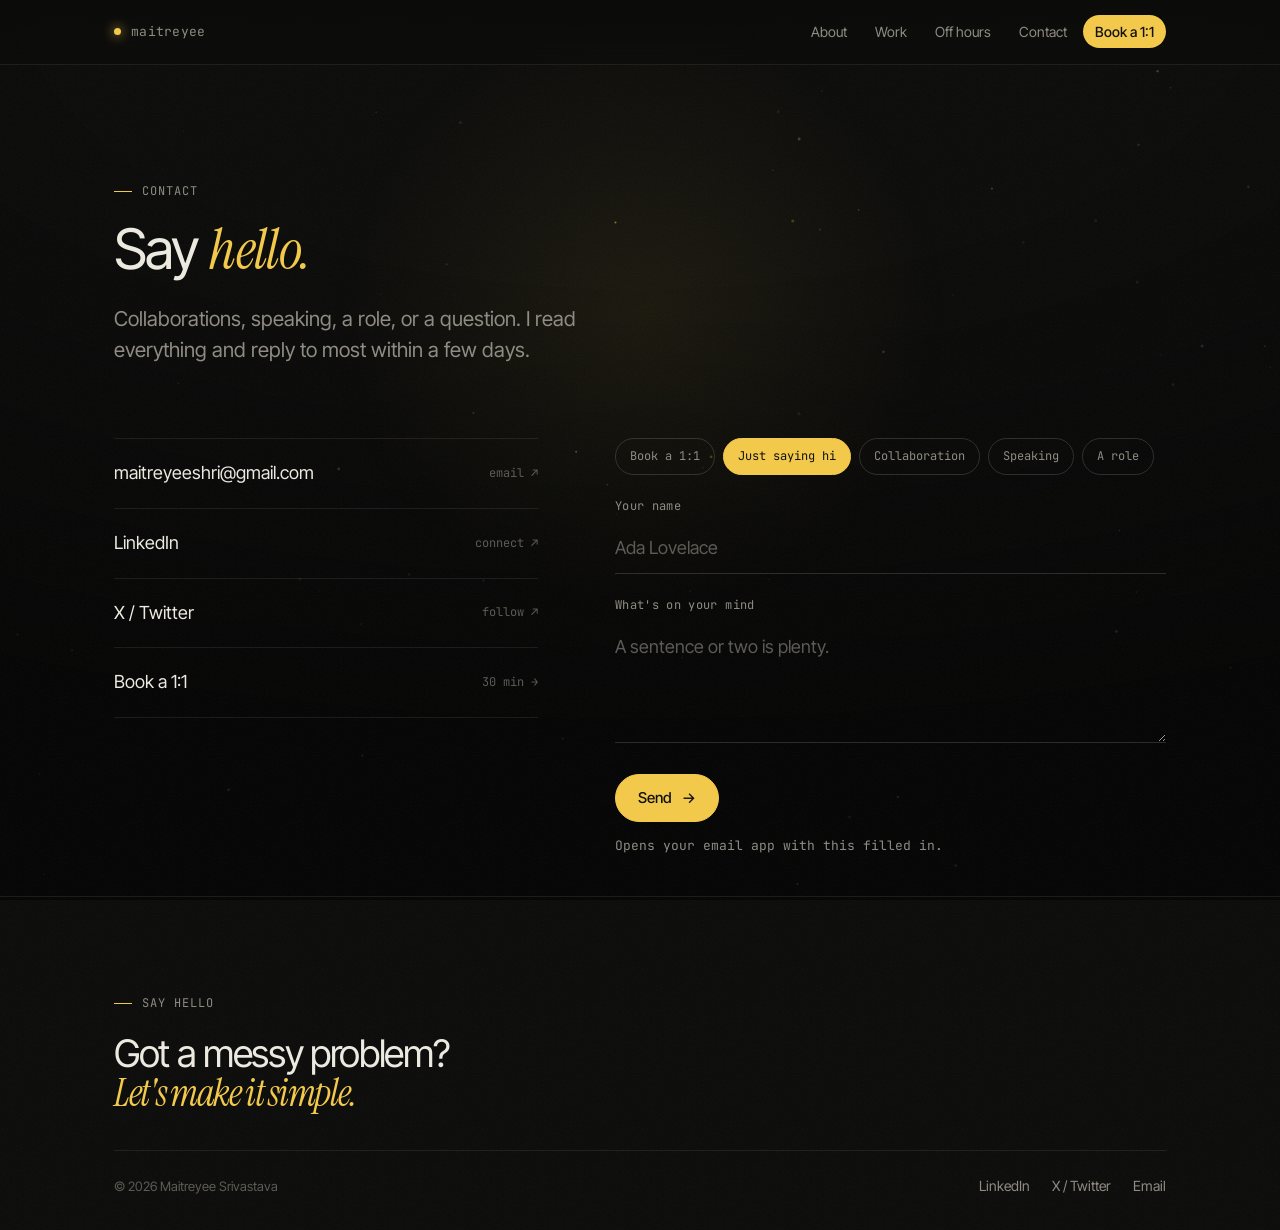
<file: contact.html>
<!doctype html>
<html lang="en">
<head>
<meta charset="utf-8">
<meta name="viewport" content="width=device-width, initial-scale=1">
<title>Contact · Maitreyee Srivastava</title>
<meta name="description" content="Get in touch with Maitreyee.">
<meta property="og:title" content="Contact · Maitreyee Srivastava">
<meta property="og:description" content="Get in touch with Maitreyee.">
<meta name="theme-color" content="#0b0b0a">
<link rel="icon" href="data:image/svg+xml,%3Csvg xmlns='http://www.w3.org/2000/svg' viewBox='0 0 32 32'%3E%3Crect width='32' height='32' rx='8' fill='%230b0b0a'/%3E%3Ccircle cx='16' cy='16' r='6' fill='%23f3c94b'/%3E%3C/svg%3E">
<link rel="preconnect" href="https://fonts.googleapis.com">
<link rel="preconnect" href="https://fonts.gstatic.com" crossorigin>
<link href="https://fonts.googleapis.com/css2?family=Instrument+Serif:ital@0;1&family=Inter+Tight:wght@400;500;600&family=JetBrains+Mono&display=swap" rel="stylesheet">
<link rel="stylesheet" href="assets/style.css">
</head>
<body>
<canvas id="backdrop" aria-hidden="true"></canvas>
<div class="lantern" aria-hidden="true"></div>
<div class="vignette" aria-hidden="true"></div>
<div class="grain" aria-hidden="true"></div>

<header class="site-head">
  <div class="wrap">
    <a class="wordmark" href="/" aria-label="Home"><span class="dot"></span>maitreyee</a>
    <button class="menu-btn" aria-expanded="false" aria-controls="nav">menu</button>
    <ul class="nav" id="nav">
      <li><a href="/about">About</a></li>
      <li><a href="/work">Work</a></li>
      <li><a href="/off-hours">Off hours</a></li>
      <li><a href="/contact">Contact</a></li>
      <li><a class="cta" href="/book">Book a 1:1</a></li>
    </ul>
  </div>
</header>

<main>

  <section class="page-hero wrap">
    <span class="eyebrow reveal">Contact</span>
    <h1 class="display lines"><span class="ln"><span>Say <em>hello.</em></span></span></h1>
    <p class="lede reveal" style="--d:.25s">Collaborations, speaking, a role, or a question. I read everything and reply to most within a few days.</p>
  </section>
  <section class="wrap" style="padding-top:0">
    <div class="split">
      <ul class="direct reveal">
        <li><a data-link="email" href="#"><span data-email-text></span><span>email ↗</span></a></li>
        <li><a data-link="linkedin" href="#">LinkedIn<span>connect ↗</span></a></li>
        <li><a data-link="twitter" href="#">X / Twitter<span>follow ↗</span></a></li>
        <li><a href="/book">Book a 1:1<span>30 min →</span></a></li>
      </ul>
      <form class="form reveal" id="contact-form">
        <div class="chips" role="group" aria-label="Topic">
          <button type="button" class="chip" aria-pressed="false" data-topic="1:1 call request">Book a 1:1</button>
          <button type="button" class="chip" aria-pressed="true" data-topic="Hello">Just saying hi</button>
          <button type="button" class="chip" aria-pressed="false" data-topic="Collaboration">Collaboration</button>
          <button type="button" class="chip" aria-pressed="false" data-topic="Speaking">Speaking</button>
          <button type="button" class="chip" aria-pressed="false" data-topic="Role">A role</button>
        </div>
        <div class="field"><label for="f-name">Your name</label><input id="f-name" name="name" required placeholder="Ada Lovelace"></div>
        <div class="field"><label for="f-msg">What's on your mind</label><textarea id="f-msg" name="message" required placeholder="A sentence or two is plenty."></textarea></div>
        <div><button class="btn primary" type="submit">Send <span class="arr">→</span></button>
        <p class="mono muted" style="margin-top:14px">Opens your email app with this filled in.</p></div>
      </form>
    </div>
  </section>
  <script>
    let topic = "Hello";
    if (new URLSearchParams(location.search).get("topic") === "call") {
      topic = "1:1 call request";
      document.querySelectorAll("[data-topic]").forEach((x) => x.setAttribute("aria-pressed", x.dataset.topic === topic));
      const msg = document.getElementById("f-msg");
      msg.placeholder = "What would you like to talk about? Share a couple of times that suit you.";
    }
    document.querySelectorAll("[data-topic]").forEach((c) => c.addEventListener("click", () => {
      document.querySelectorAll("[data-topic]").forEach((x) => x.setAttribute("aria-pressed", x === c));
      topic = c.dataset.topic;
    }));
    document.getElementById("contact-form").addEventListener("submit", (e) => {
      e.preventDefault();
      const f = e.target;
      const subject = `${topic} from ${f.name.value}`;
      location.href = `mailto:${SITE.email}?subject=${encodeURIComponent(subject)}&body=${encodeURIComponent(f.message.value)}`;
    });
  </script>

</main>

<footer class="site-foot">
  <div class="wrap">
    <div class="big reveal">
      <span class="eyebrow">Say hello</span>
      <h2 style="margin-top:20px">Got a messy problem? <a href="/book">Let's make it simple.</a></h2>
    </div>
    <div class="base">
      <span>© <span data-year></span> Maitreyee Srivastava</span>
      <ul class="socials">
        <li><a data-link="linkedin" href="#">LinkedIn</a></li>
        <li><a data-link="twitter" href="#">X / Twitter</a></li>
        <li><a data-link="email" href="#">Email</a></li>
      </ul>
    </div>
  </div>
</footer>
<div class="toast" role="status" aria-live="polite"></div>
<script src="assets/main.js"></script>
</body>
</html>
</file>
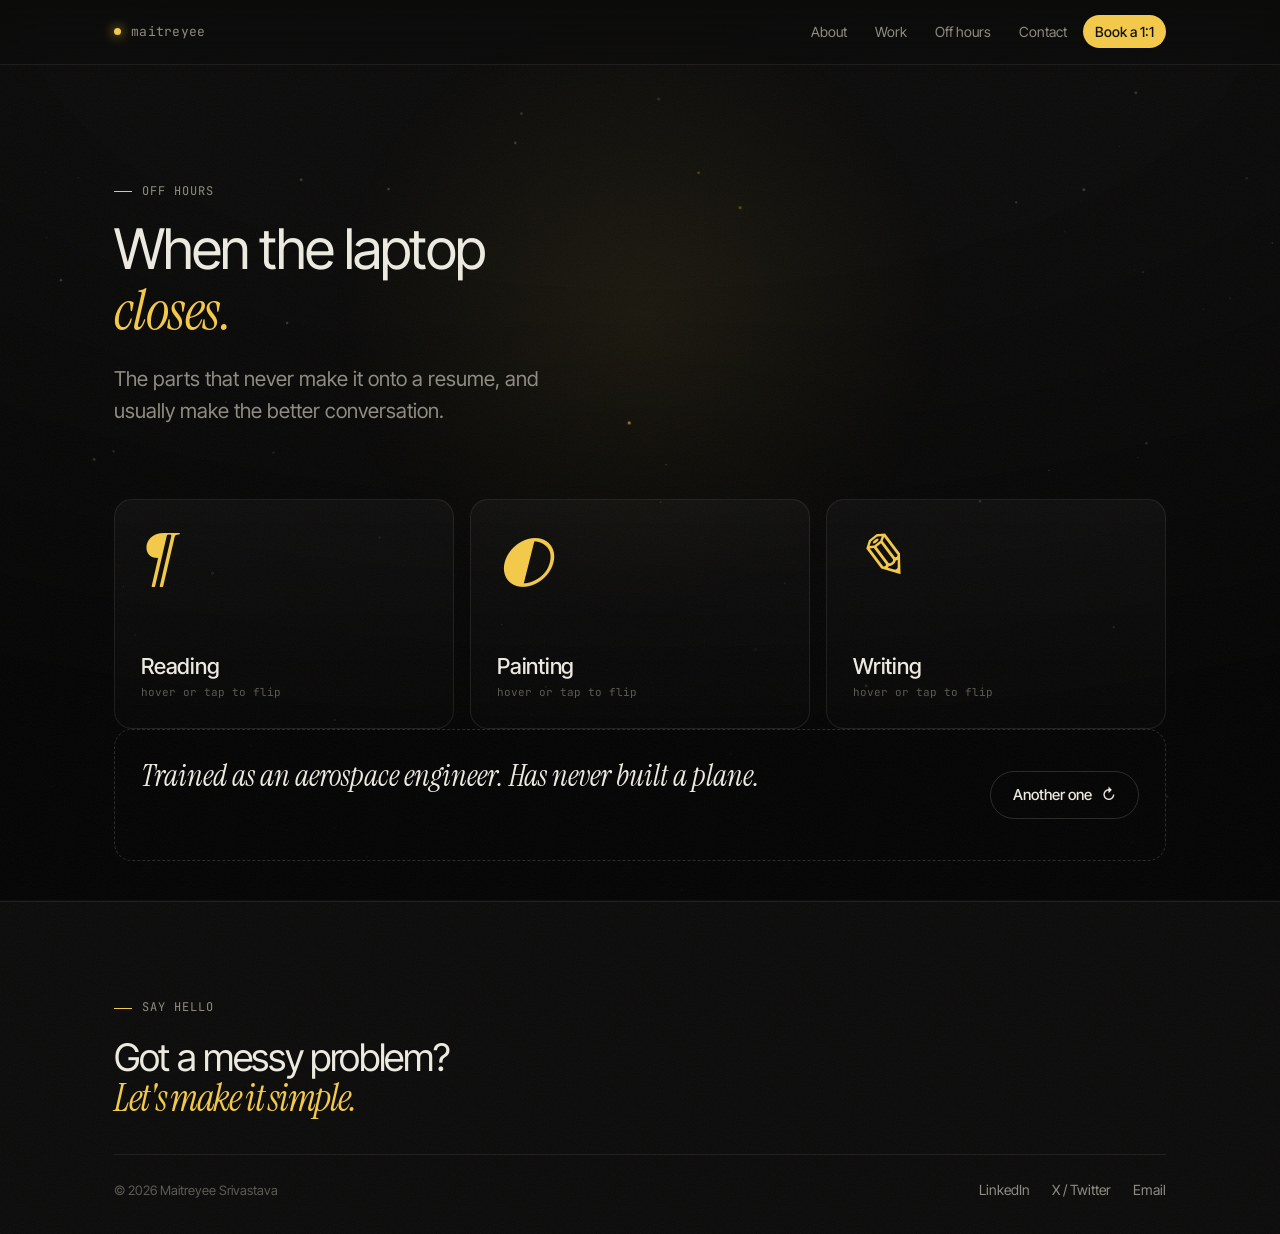
<file: off-hours.html>
<!doctype html>
<html lang="en">
<head>
<meta charset="utf-8">
<meta name="viewport" content="width=device-width, initial-scale=1">
<title>Off hours · Maitreyee Srivastava</title>
<meta name="description" content="What I do when I'm not doing product.">
<meta property="og:title" content="Off hours · Maitreyee Srivastava">
<meta property="og:description" content="What I do when I'm not doing product.">
<meta name="theme-color" content="#0b0b0a">
<link rel="icon" href="data:image/svg+xml,%3Csvg xmlns='http://www.w3.org/2000/svg' viewBox='0 0 32 32'%3E%3Crect width='32' height='32' rx='8' fill='%230b0b0a'/%3E%3Ccircle cx='16' cy='16' r='6' fill='%23f3c94b'/%3E%3C/svg%3E">
<link rel="preconnect" href="https://fonts.googleapis.com">
<link rel="preconnect" href="https://fonts.gstatic.com" crossorigin>
<link href="https://fonts.googleapis.com/css2?family=Instrument+Serif:ital@0;1&family=Inter+Tight:wght@400;500;600&family=JetBrains+Mono&display=swap" rel="stylesheet">
<link rel="stylesheet" href="assets/style.css">
</head>
<body>
<canvas id="backdrop" aria-hidden="true"></canvas>
<div class="lantern" aria-hidden="true"></div>
<div class="vignette" aria-hidden="true"></div>
<div class="grain" aria-hidden="true"></div>

<header class="site-head">
  <div class="wrap">
    <a class="wordmark" href="/" aria-label="Home"><span class="dot"></span>maitreyee</a>
    <button class="menu-btn" aria-expanded="false" aria-controls="nav">menu</button>
    <ul class="nav" id="nav">
      <li><a href="/about">About</a></li>
      <li><a href="/work">Work</a></li>
      <li><a href="/off-hours">Off hours</a></li>
      <li><a href="/contact">Contact</a></li>
      <li><a class="cta" href="/book">Book a 1:1</a></li>
    </ul>
  </div>
</header>

<main>

  <section class="page-hero wrap">
    <span class="eyebrow reveal">Off hours</span>
    <h1 class="display lines"><span class="ln"><span>When the laptop</span></span><span class="ln"><span><em>closes.</em></span></span></h1>
    <p class="lede reveal" style="--d:.25s">The parts that never make it onto a resume, and usually make the better conversation.</p>
  </section>
  <section class="wrap" style="padding-top:0">
    <div class="grid c3">
      <div class="flip reveal" style="--d:0.00s" tabindex="0">
        <div class="flip-in">
          <div class="face front"><span class="glyph">¶</span><h3>Reading</h3><small>hover or tap to flip</small></div>
          <div class="face back"><span class="k">between the lines</span><p>The quickest way to borrow someone else's brain. Ask me what I'm reading.</p></div>
        </div>
      </div>
      <div class="flip reveal" style="--d:0.08s" tabindex="0">
        <div class="flip-in">
          <div class="face front"><span class="glyph">◐</span><h3>Painting</h3><small>hover or tap to flip</small></div>
          <div class="face back"><span class="k">no undo button</span><p>Where I think without words. No deadlines, no metrics, just colour.</p></div>
        </div>
      </div>
      <div class="flip reveal" style="--d:0.16s" tabindex="0">
        <div class="flip-in">
          <div class="face front"><span class="glyph">✎</span><h3>Writing</h3><small>hover or tap to flip</small></div>
          <div class="face back"><span class="k">thinking out loud</span><p>How I find out what I actually think.</p></div>
        </div>
      </div>
    </div>
  </section>
  <section class="wrap" style="padding-top:0">
    <div class="factbox reveal">
      <p id="fact">Trained as an aerospace engineer. Has never built a plane.</p>
      <button class="btn ghost" id="shuffle">Another one <span class="arr">↻</span></button>
    </div>
  </section>
  <script>
    const FACTS = [
      "Trained as an aerospace engineer. Has never built a plane.",
      "First job: writing firewall rules for a bank.",
      "Ran webinars for 700+ people. Prefers a 1:1 over coffee.",
      "Has interviewed 11+ industry leaders, on camera.",
      "Ran the consulting club at IIT Kanpur.",
      "Has watched someone tap a smartphone for the very first time. Changed how I design.",
    ];
    let fi = 0;
    document.getElementById("shuffle").addEventListener("click", () => {
      const el = document.getElementById("fact");
      el.style.opacity = 0;
      setTimeout(() => { fi = (fi + 1 + Math.floor(Math.random() * (FACTS.length - 1))) % FACTS.length; el.textContent = FACTS[fi]; el.style.opacity = 1; }, 250);
    });
    document.querySelectorAll(".flip").forEach((f) => {
      f.addEventListener("click", () => f.classList.toggle("on"));
      f.addEventListener("keydown", (e) => { if (e.key === "Enter" || e.key === " ") { e.preventDefault(); f.classList.toggle("on"); } });
    });
  </script>

</main>

<footer class="site-foot">
  <div class="wrap">
    <div class="big reveal">
      <span class="eyebrow">Say hello</span>
      <h2 style="margin-top:20px">Got a messy problem? <a href="/book">Let's make it simple.</a></h2>
    </div>
    <div class="base">
      <span>© <span data-year></span> Maitreyee Srivastava</span>
      <ul class="socials">
        <li><a data-link="linkedin" href="#">LinkedIn</a></li>
        <li><a data-link="twitter" href="#">X / Twitter</a></li>
        <li><a data-link="email" href="#">Email</a></li>
      </ul>
    </div>
  </div>
</footer>
<div class="toast" role="status" aria-live="polite"></div>
<script src="assets/main.js"></script>
</body>
</html>
</file>
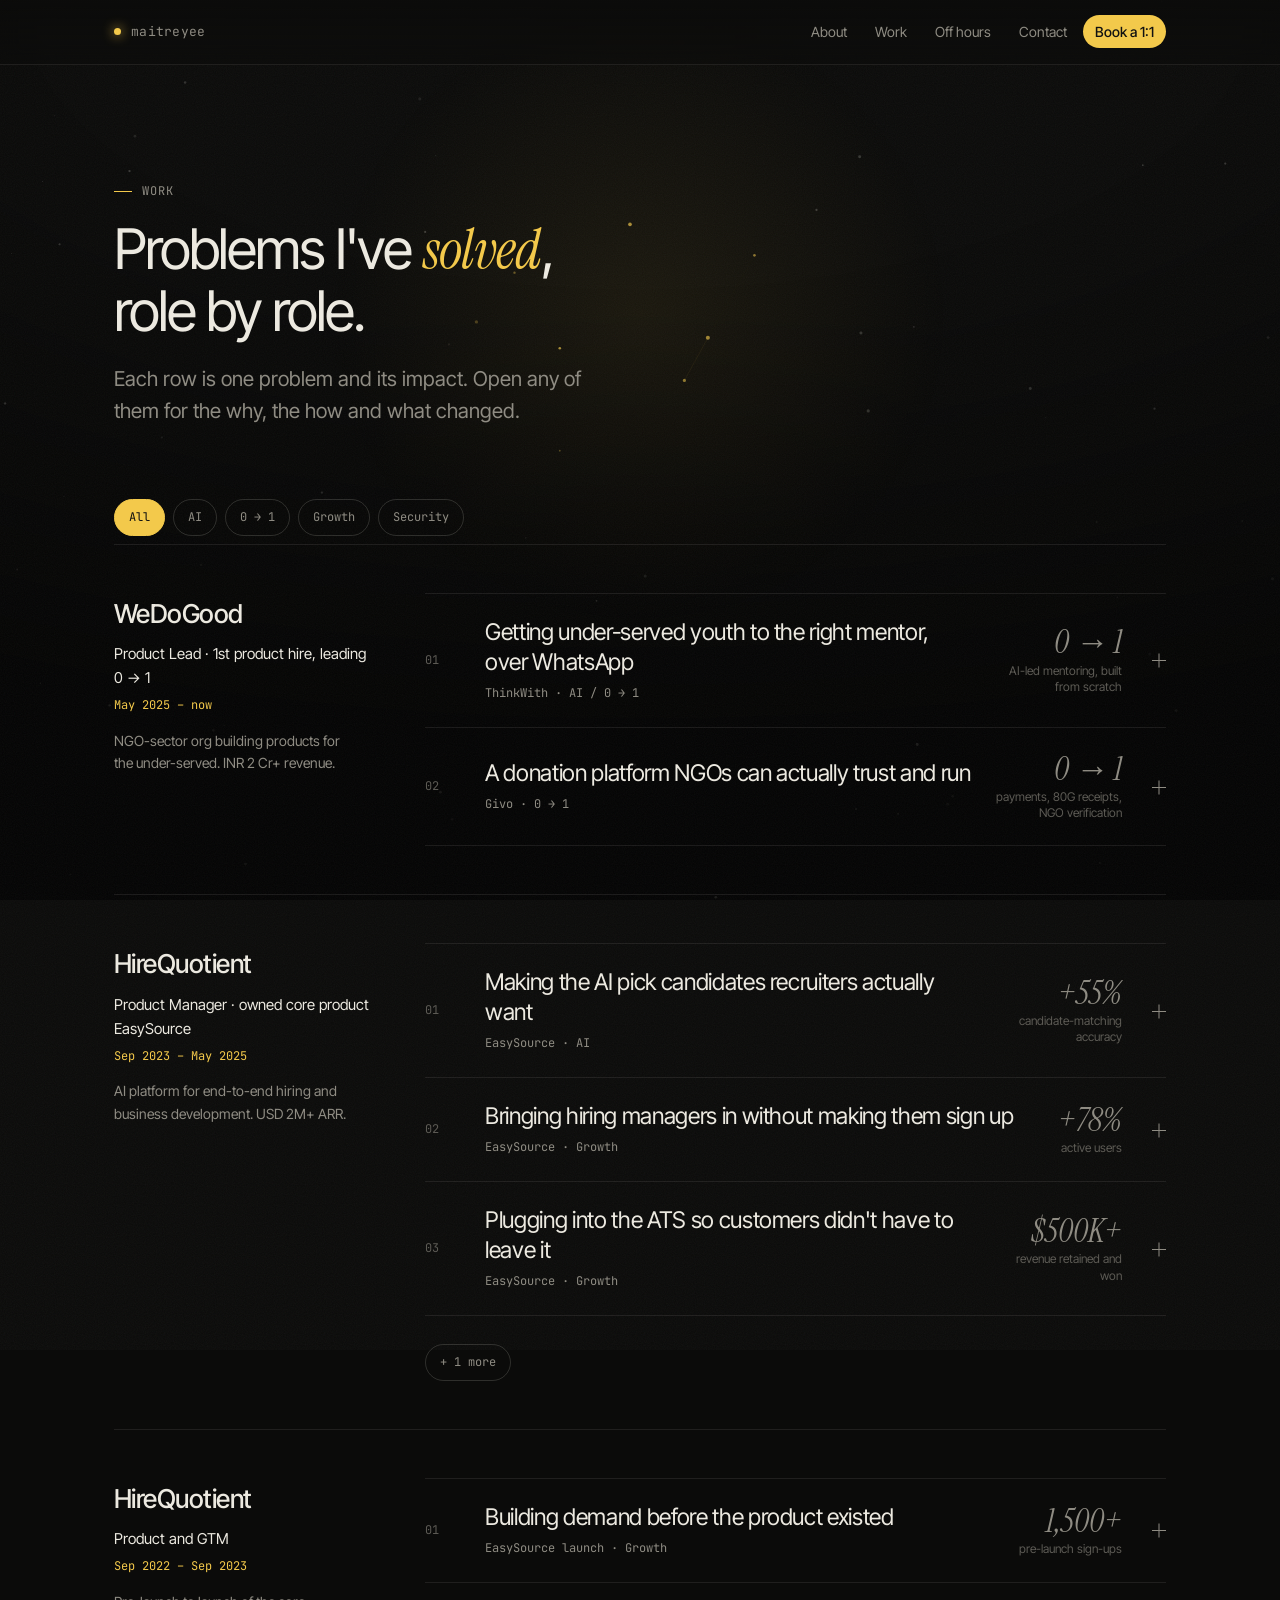
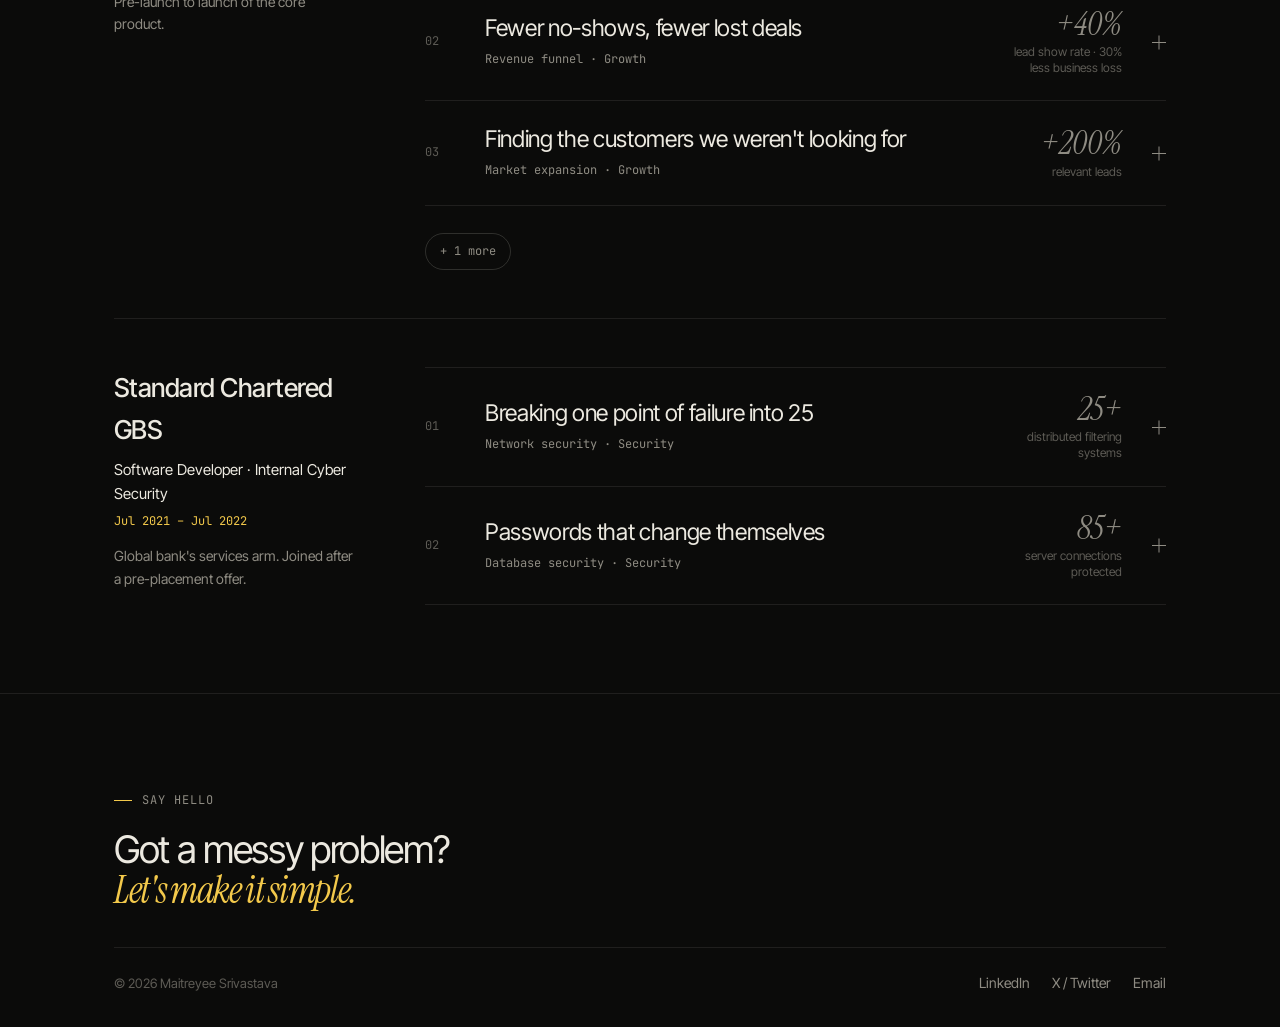
<file: work.html>
<!doctype html>
<html lang="en">
<head>
<meta charset="utf-8">
<meta name="viewport" content="width=device-width, initial-scale=1">
<title>Work · Maitreyee Srivastava</title>
<meta name="description" content="Problems solved, with the why, the how and the impact.">
<meta property="og:title" content="Work · Maitreyee Srivastava">
<meta property="og:description" content="Problems solved, with the why, the how and the impact.">
<meta name="theme-color" content="#0b0b0a">
<link rel="icon" href="data:image/svg+xml,%3Csvg xmlns='http://www.w3.org/2000/svg' viewBox='0 0 32 32'%3E%3Crect width='32' height='32' rx='8' fill='%230b0b0a'/%3E%3Ccircle cx='16' cy='16' r='6' fill='%23f3c94b'/%3E%3C/svg%3E">
<link rel="preconnect" href="https://fonts.googleapis.com">
<link rel="preconnect" href="https://fonts.gstatic.com" crossorigin>
<link href="https://fonts.googleapis.com/css2?family=Instrument+Serif:ital@0;1&family=Inter+Tight:wght@400;500;600&family=JetBrains+Mono&display=swap" rel="stylesheet">
<link rel="stylesheet" href="assets/style.css">
</head>
<body>
<canvas id="backdrop" aria-hidden="true"></canvas>
<div class="lantern" aria-hidden="true"></div>
<div class="vignette" aria-hidden="true"></div>
<div class="grain" aria-hidden="true"></div>

<header class="site-head">
  <div class="wrap">
    <a class="wordmark" href="/" aria-label="Home"><span class="dot"></span>maitreyee</a>
    <button class="menu-btn" aria-expanded="false" aria-controls="nav">menu</button>
    <ul class="nav" id="nav">
      <li><a href="/about">About</a></li>
      <li><a href="/work">Work</a></li>
      <li><a href="/off-hours">Off hours</a></li>
      <li><a href="/contact">Contact</a></li>
      <li><a class="cta" href="/book">Book a 1:1</a></li>
    </ul>
  </div>
</header>

<main>

  <section class="page-hero wrap">
    <span class="eyebrow reveal">Work</span>
    <h1 class="display lines"><span class="ln"><span>Problems I've <em>solved</em>,</span></span><span class="ln"><span>role by role.</span></span></h1>
    <p class="lede reveal" style="--d:.25s">Each row is one problem and its impact. Open any of them for the why, the how and what changed.</p>
  </section>
  <section class="wrap" style="padding-top:0">
    <div class="chips reveal" style="margin-bottom:8px" role="group" aria-label="Filter work">
      <button class="chip" data-filter="all" aria-pressed="true">All</button>
      <button class="chip" data-filter="ai" aria-pressed="false">AI</button>
      <button class="chip" data-filter="zero" aria-pressed="false">0 → 1</button>
      <button class="chip" data-filter="growth" aria-pressed="false">Growth</button>
      <button class="chip" data-filter="infra" aria-pressed="false">Security</button>
    </div>
    <div id="experience"></div>
  </section>

</main>

<footer class="site-foot">
  <div class="wrap">
    <div class="big reveal">
      <span class="eyebrow">Say hello</span>
      <h2 style="margin-top:20px">Got a messy problem? <a href="/book">Let's make it simple.</a></h2>
    </div>
    <div class="base">
      <span>© <span data-year></span> Maitreyee Srivastava</span>
      <ul class="socials">
        <li><a data-link="linkedin" href="#">LinkedIn</a></li>
        <li><a data-link="twitter" href="#">X / Twitter</a></li>
        <li><a data-link="email" href="#">Email</a></li>
      </ul>
    </div>
  </div>
</footer>
<div class="toast" role="status" aria-live="polite"></div>
<script src="assets/main.js"></script>
<script src="assets/experience.js"></script>
</body>
</html>
</file>
<file: assets/style.css>
/* ============ tokens ============ */
:root {
  --bg: #0b0b0a;
  --bg-2: #121210;
  --surface: #171714;
  --line: rgba(236, 233, 224, 0.09);
  --line-2: rgba(236, 233, 224, 0.16);
  --text: #ece9e0;
  --muted: #8f8c83;
  --dim: #5d5b55;
  --accent: #f3c94b;
  --accent-soft: rgba(243, 201, 75, 0.14);
  --serif: "Instrument Serif", Georgia, serif;
  --sans: "Inter Tight", "Inter", system-ui, sans-serif;
  --mono: "JetBrains Mono", ui-monospace, monospace;
  --ease: cubic-bezier(0.22, 1, 0.36, 1);
  --gutter: clamp(20px, 5vw, 64px);
  --max: 1180px;
  --mx: 50vw;
  --my: 40vh;
}

* { box-sizing: border-box; margin: 0; padding: 0; }
html { background: var(--bg); -webkit-text-size-adjust: 100%; }
body {
  background: var(--bg);
  color: var(--text);
  font-family: var(--sans);
  font-size: 17px;
  line-height: 1.6;
  -webkit-font-smoothing: antialiased;
  overflow-x: hidden;
  min-height: 100vh;
}
::selection { background: var(--accent); color: #111; }
a { color: inherit; text-decoration: none; }
img { max-width: 100%; display: block; }
button { font: inherit; color: inherit; background: none; border: 0; cursor: pointer; }

@view-transition { navigation: auto; }

/* ============ atmosphere ============ */
#backdrop { position: fixed; inset: 0; z-index: 0; pointer-events: none; }
.lantern {
  position: fixed; inset: 0; z-index: 0; pointer-events: none;
  background: radial-gradient(520px circle at var(--lx, 50%) var(--ly, 30%), rgba(243, 201, 75, 0.07), transparent 60%);
}
.vignette {
  position: fixed; inset: 0; z-index: 0; pointer-events: none;
  background: radial-gradient(120% 80% at 50% 0%, transparent 40%, rgba(0,0,0,0.55) 100%);
}
.grain {
  position: fixed; inset: -50%; z-index: 1; pointer-events: none; opacity: 0.05;
  background-image: url("data:image/svg+xml,%3Csvg xmlns='http://www.w3.org/2000/svg' width='160' height='160'%3E%3Cfilter id='n'%3E%3CfeTurbulence type='fractalNoise' baseFrequency='.9' numOctaves='2' stitchTiles='stitch'/%3E%3C/filter%3E%3Crect width='100%25' height='100%25' filter='url(%23n)'/%3E%3C/svg%3E");
  animation: grain 1.2s steps(4) infinite;
}
@keyframes grain {
  0% { transform: translate(0, 0); } 25% { transform: translate(-3%, 2%); }
  50% { transform: translate(2%, -3%); } 75% { transform: translate(-1%, 3%); } 100% { transform: translate(0, 0); }
}

/* ============ layout ============ */
.wrap { position: relative; z-index: 2; max-width: var(--max); margin: 0 auto; padding: 0 var(--gutter); }
main { position: relative; z-index: 2; transition: opacity .45s var(--ease), transform .45s var(--ease); }
body.leaving main, body.leaving .site-head { opacity: 0; transform: translateY(-8px); }

/* ============ nav ============ */
.site-head {
  position: sticky; top: 0; z-index: 20;
  transition: opacity .45s var(--ease), transform .45s var(--ease);
  backdrop-filter: blur(10px); -webkit-backdrop-filter: blur(10px);
  background: linear-gradient(to bottom, rgba(11,11,10,.85), rgba(11,11,10,.4));
  border-bottom: 1px solid var(--line);
}
.site-head .wrap { display: flex; align-items: center; justify-content: space-between; height: 64px; }
.wordmark { font-family: var(--mono); font-size: 13px; letter-spacing: .02em; color: var(--muted); display: inline-flex; align-items: center; gap: 10px; }
.wordmark .dot { width: 7px; height: 7px; border-radius: 50%; background: var(--accent); box-shadow: 0 0 12px var(--accent); animation: pulse 3.2s ease-in-out infinite; }
.wordmark:hover { color: var(--text); }
@keyframes pulse { 0%, 100% { opacity: 1; } 50% { opacity: .35; } }
.nav { display: flex; gap: 4px; list-style: none; }
.nav a {
  font-size: 14px; color: var(--muted); padding: 8px 12px; border-radius: 999px;
  transition: color .25s, background .25s;
}
.nav a:hover { color: var(--text); background: rgba(255,255,255,.04); }
.nav a[aria-current="page"] { color: var(--text); }
.nav a[aria-current="page"]::before { content: ""; display: inline-block; width: 5px; height: 5px; border-radius: 50%; background: var(--accent); margin-right: 8px; vertical-align: middle; transform: translateY(-1px); }
.nav .cta { color: #111; background: var(--accent); font-weight: 500; }
.nav .cta:hover { background: #ffd866; color: #111; }
.menu-btn { display: none; font-family: var(--mono); font-size: 13px; color: var(--muted); padding: 8px 0; }

@media (max-width: 760px) {
  .menu-btn { display: block; }
  .nav {
    position: fixed; inset: 64px 0 auto 0; flex-direction: column; gap: 0;
    background: rgba(11,11,10,.97); border-bottom: 1px solid var(--line);
    padding: 8px var(--gutter) 20px; transform: translateY(-8px); opacity: 0; pointer-events: none;
    transition: opacity .3s var(--ease), transform .3s var(--ease);
  }
  .nav.open { opacity: 1; transform: none; pointer-events: auto; }
  .nav a { display: block; padding: 14px 0; font-size: 18px; border-radius: 0; border-bottom: 1px solid var(--line); }
  .nav a:hover { background: none; }
  .nav .cta { background: none; color: var(--accent); }
}

/* ============ type ============ */
.eyebrow { font-family: var(--mono); font-size: 12px; letter-spacing: .08em; text-transform: uppercase; color: var(--muted); display: inline-flex; align-items: center; gap: 10px; }
.eyebrow::before { content: ""; width: 18px; height: 1px; background: var(--accent); }
.display {
  font-family: var(--sans); font-weight: 400; letter-spacing: -0.035em; line-height: 1.02;
  font-size: clamp(34px, 5vw, 64px);
}
.display em, .h2 em, .serif { font-family: var(--serif); font-style: italic; font-weight: 400; letter-spacing: -0.01em; }
.display em { color: var(--accent); }
.h2 { font-size: clamp(24px, 2.8vw, 36px); font-weight: 400; letter-spacing: -0.03em; line-height: 1.08; }
.h3 { font-size: 20px; font-weight: 500; letter-spacing: -0.01em; }
.lede { font-size: clamp(18px, 1.6vw, 21px); color: var(--muted); max-width: 40ch; line-height: 1.55; }
.lede strong { color: var(--text); font-weight: 500; }
p + p { margin-top: 1em; }
.muted { color: var(--muted); }
.mono { font-family: var(--mono); font-size: 13px; }

/* line mask reveal */
.lines .ln { display: block; overflow: hidden; padding-bottom: .06em; }
.lines .ln > span { display: inline-block; transform: translateY(105%); transition: transform 1.1s var(--ease); }
.ready .lines .ln > span { transform: none; }
.lines .ln:nth-child(2) > span { transition-delay: .08s; }
.lines .ln:nth-child(3) > span { transition-delay: .16s; }
.lines .ln:nth-child(4) > span { transition-delay: .24s; }

.reveal { opacity: 0; transform: translateY(18px); transition: opacity .9s var(--ease), transform .9s var(--ease); transition-delay: var(--d, 0s); }
.reveal.in { opacity: 1; transform: none; }

/* ============ buttons ============ */
.btns { display: flex; flex-wrap: wrap; gap: 12px; }
.btn {
  display: inline-flex; align-items: center; gap: 10px; height: 48px; padding: 0 22px;
  border-radius: 999px; font-size: 15px; font-weight: 500; border: 1px solid var(--line-2);
  transition: background .3s, border-color .3s, color .3s, transform .35s var(--ease);
  will-change: transform;
}
.btn .arr { transition: transform .35s var(--ease); }
.btn:hover .arr { transform: translateX(4px); }
.btn.primary { background: var(--accent); color: #111; border-color: var(--accent); }
.btn.primary:hover { background: #ffd866; }
.btn.ghost:hover { border-color: var(--text); }

.link { color: var(--text); background: linear-gradient(var(--accent), var(--accent)) 0 100% / 0 1px no-repeat; transition: background-size .45s var(--ease), color .2s; padding-bottom: 2px; }
.link:hover { background-size: 100% 1px; color: var(--accent); }

/* ============ sections ============ */
section { padding: clamp(64px, 10vw, 128px) 0; }
.hero { padding-top: clamp(72px, 14vh, 160px); padding-bottom: clamp(56px, 9vw, 96px); min-height: calc(100vh - 64px); display: flex; flex-direction: column; justify-content: center; }
.hero .display { margin: 22px 0 24px; max-width: 18ch; }
.hero .lede { margin-bottom: 40px; }
.page-hero { padding-top: clamp(72px, 12vh, 140px); padding-bottom: clamp(40px, 6vw, 72px); }
.page-hero .display { font-size: clamp(32px, 4.4vw, 56px); margin: 20px 0 20px; max-width: 20ch; }
.sec-head { display: flex; justify-content: space-between; align-items: end; gap: 24px; margin-bottom: 40px; flex-wrap: wrap; }
.rule { border: 0; border-top: 1px solid var(--line); }

.scroll-cue { margin-top: auto; padding-top: 48px; font-family: var(--mono); font-size: 12px; color: var(--dim); display: flex; align-items: center; gap: 12px; }
.scroll-cue i { width: 1px; height: 36px; background: linear-gradient(var(--accent), transparent); animation: drip 2.4s var(--ease) infinite; transform-origin: top; }
@keyframes drip { 0% { transform: scaleY(0); opacity: 1; } 70% { transform: scaleY(1); opacity: 1; } 100% { transform: scaleY(1); opacity: 0; } }

/* stats */
.stats { display: grid; grid-template-columns: repeat(4, 1fr); border-top: 1px solid var(--line); border-bottom: 1px solid var(--line); }
.stat { padding: 28px 24px 28px 0; }
.stat + .stat { padding-left: 24px; border-left: 1px solid var(--line); }
.stat b { display: block; font-family: var(--serif); font-style: italic; font-weight: 400; font-size: clamp(32px, 3.4vw, 44px); line-height: 1; color: var(--text); letter-spacing: -.01em; }
.stat span { display: block; margin-top: 10px; font-size: 14px; color: var(--muted); max-width: 22ch; line-height: 1.45; }
@media (max-width: 760px) {
  .stats { grid-template-columns: 1fr 1fr; }
  .stat:nth-child(3) { padding-left: 0; border-left: 0; }
  .stat:nth-child(n+3) { border-top: 1px solid var(--line); }
}

/* work rows */
.rows { list-style: none; border-top: 1px solid var(--line); }
.row a {
  position: relative; display: grid; grid-template-columns: 56px 1fr auto; gap: 24px; align-items: baseline;
  padding: 30px 0; border-bottom: 1px solid var(--line); overflow: hidden;
}
.row a::after {
  content: ""; position: absolute; left: 0; bottom: -1px; height: 1px; width: 100%; background: var(--accent);
  transform: scaleX(0); transform-origin: left; transition: transform .7s var(--ease);
}
.row a:hover::after { transform: scaleX(1); }
.row .num { font-family: var(--mono); font-size: 12px; color: var(--dim); transition: color .3s; }
.row .t { font-size: clamp(22px, 2.6vw, 32px); letter-spacing: -0.02em; line-height: 1.2; transition: transform .6s var(--ease); }
.row .meta { display: block; margin-top: 8px; font-family: var(--mono); font-size: 12px; color: var(--muted); letter-spacing: .02em; }
.row .m { text-align: right; }
.row .m b { display: block; font-family: var(--serif); font-style: italic; font-weight: 400; font-size: clamp(28px, 3vw, 40px); line-height: 1; color: var(--muted); transition: color .3s; }
.row .m span { font-size: 12px; color: var(--dim); }
.row a:hover .num, .row a:hover .m b { color: var(--accent); }
.row a:hover .t { transform: translateX(8px); }
.row.hide { display: none; }
@media (max-width: 640px) {
  .row a { grid-template-columns: 1fr; gap: 10px; }
  .row .m { text-align: left; display: flex; align-items: baseline; gap: 10px; }
}

.chips { display: flex; gap: 8px; flex-wrap: wrap; }
.chip {
  font-family: var(--mono); font-size: 12px; padding: 8px 14px; border-radius: 999px; border: 1px solid var(--line-2); color: var(--muted);
  transition: all .25s;
}
.chip:hover { color: var(--text); border-color: var(--text); }
.chip[aria-pressed="true"] { background: var(--accent); color: #111; border-color: var(--accent); }

/* cards */
.grid { display: grid; gap: 16px; }
.grid.c3 { grid-template-columns: repeat(3, 1fr); }
.grid.c2 { grid-template-columns: repeat(2, 1fr); }
@media (max-width: 900px) { .grid.c3 { grid-template-columns: 1fr 1fr; } }
@media (max-width: 620px) { .grid.c3, .grid.c2 { grid-template-columns: 1fr; } }
.card {
  position: relative; background: linear-gradient(180deg, rgba(255,255,255,.025), rgba(255,255,255,.01));
  border: 1px solid var(--line); border-radius: 18px; padding: 26px; overflow: hidden;
  transition: border-color .35s, transform .5s var(--ease);
}
.card::before {
  content: ""; position: absolute; inset: 0; pointer-events: none; opacity: 0; transition: opacity .4s;
  background: radial-gradient(320px circle at var(--cx, 50%) var(--cy, 50%), var(--accent-soft), transparent 65%);
}
.card:hover { border-color: var(--line-2); }
.card:hover::before { opacity: 1; }
.card .k { font-family: var(--mono); font-size: 12px; color: var(--accent); letter-spacing: .04em; }
.card h3 { margin: 14px 0 8px; font-size: 20px; font-weight: 500; letter-spacing: -.01em; }
.card p { color: var(--muted); font-size: 15px; }

/* about */
.split { display: grid; grid-template-columns: 1fr 1.3fr; gap: clamp(32px, 6vw, 96px); align-items: start; }
@media (max-width: 860px) { .split { grid-template-columns: 1fr; } }
.portrait {
  position: relative; aspect-ratio: 4/5; border-radius: 22px; overflow: hidden; border: 1px solid var(--line);
  background: radial-gradient(80% 60% at 50% 30%, rgba(243,201,75,.12), transparent 70%), var(--bg-2);
  display: grid; place-items: center;
}
.portrait .initial { font-family: var(--serif); font-style: italic; font-size: clamp(120px, 18vw, 220px); color: var(--accent); line-height: 1; opacity: .9; transition: transform 1s var(--ease); }
.portrait:hover .initial { transform: scale(1.04) rotate(-3deg); }
.portrait .cap { position: absolute; left: 18px; bottom: 16px; font-family: var(--mono); font-size: 11px; color: var(--dim); }
.prose { font-size: 18px; color: #cfccc3; max-width: 60ch; }
.prose strong { color: var(--text); font-weight: 500; }

.toggle { display: inline-flex; padding: 4px; border: 1px solid var(--line-2); border-radius: 999px; gap: 2px; margin-bottom: 28px; }
.toggle button { font-family: var(--mono); font-size: 12px; padding: 8px 16px; border-radius: 999px; color: var(--muted); transition: all .3s var(--ease); }
.toggle button[aria-pressed="true"] { background: var(--text); color: #111; }
.daynight [data-mode] { display: none; }
.daynight[data-show="day"] [data-mode="day"], .daynight[data-show="night"] [data-mode="night"] { display: block; animation: fadeUp .6s var(--ease); }
@keyframes fadeUp { from { opacity: 0; transform: translateY(8px); } to { opacity: 1; transform: none; } }

.timeline { list-style: none; border-left: 1px solid var(--line-2); margin-left: 6px; }
.timeline li { position: relative; padding: 0 0 34px 28px; }
.timeline li::before { content: ""; position: absolute; left: -5px; top: 9px; width: 9px; height: 9px; border-radius: 50%; background: var(--bg); border: 1px solid var(--muted); transition: all .3s; }
.timeline li:first-child::before { background: var(--accent); border-color: var(--accent); box-shadow: 0 0 14px var(--accent); }
.timeline li:hover::before { border-color: var(--accent); }
.timeline .when { font-family: var(--mono); font-size: 12px; color: var(--dim); }
.timeline h4 { font-size: 19px; font-weight: 500; margin: 4px 0 4px; letter-spacing: -.01em; }
.timeline p { color: var(--muted); font-size: 15px; max-width: 54ch; }

/* off hours flip */
.flip { perspective: 1200px; min-height: 230px; }
.flip-in { position: relative; height: 100%; min-height: 230px; transition: transform .9s var(--ease); transform-style: preserve-3d; }
.flip:hover .flip-in, .flip.on .flip-in { transform: rotateY(180deg); }
.flip .face { position: absolute; inset: 0; backface-visibility: hidden; -webkit-backface-visibility: hidden; border-radius: 18px; border: 1px solid var(--line); padding: 26px; display: flex; flex-direction: column; }
.flip .front { background: linear-gradient(180deg, rgba(255,255,255,.03), rgba(255,255,255,.01)); }
.flip .back { transform: rotateY(180deg); background: var(--accent); color: #141414; border-color: var(--accent); }
.flip .glyph { font-family: var(--serif); font-style: italic; font-size: 64px; line-height: 1; color: var(--accent); }
.flip .front h3 { margin-top: auto; font-weight: 500; font-size: 22px; letter-spacing: -.01em; }
.flip .front small { font-family: var(--mono); font-size: 11px; color: var(--dim); }
.flip .back .k { font-family: var(--mono); font-size: 11px; letter-spacing: .06em; text-transform: uppercase; opacity: .7; }
.flip .back p { margin-top: auto; font-size: 17px; line-height: 1.45; }
.todo { font-family: var(--mono); font-size: 12px; opacity: .6; }

.factbox { display: flex; align-items: center; gap: 24px; flex-wrap: wrap; border: 1px dashed var(--line-2); border-radius: 18px; padding: 26px; }
.factbox p { flex: 1 1 320px; font-family: var(--serif); font-style: italic; font-size: clamp(22px, 2.4vw, 30px); line-height: 1.3; min-height: 2.6em; transition: opacity .3s; }

/* book */
.topic { display: flex; gap: 16px; padding: 22px 0; border-bottom: 1px solid var(--line); }
.topic .n { font-family: var(--mono); font-size: 12px; color: var(--accent); padding-top: 5px; min-width: 28px; }
.topic h4 { font-weight: 500; font-size: 19px; letter-spacing: -.01em; }
.topic p { color: var(--muted); font-size: 15px; }
.slot {
  position: sticky; top: 96px; border: 1px solid var(--line-2); border-radius: 22px; padding: 30px;
  background: linear-gradient(180deg, rgba(243,201,75,.06), transparent 60%), var(--bg-2);
}
.slot dl { display: grid; grid-template-columns: auto 1fr; gap: 10px 20px; margin: 22px 0 28px; font-size: 15px; }
.slot dt { font-family: var(--mono); font-size: 12px; color: var(--dim); padding-top: 3px; }

/* contact form */
.form { display: grid; gap: 22px; }
.field label { display: block; font-family: var(--mono); font-size: 12px; color: var(--muted); margin-bottom: 8px; letter-spacing: .03em; }
.field input, .field textarea {
  width: 100%; background: transparent; color: var(--text); font: inherit; font-size: 18px;
  border: 0; border-bottom: 1px solid var(--line-2); padding: 10px 0; outline: none; transition: border-color .3s;
  border-radius: 0;
}
.field textarea { min-height: 120px; resize: vertical; }
.field input:focus, .field textarea:focus { border-color: var(--accent); }
.field input::placeholder, .field textarea::placeholder { color: var(--dim); }
.direct { list-style: none; }
.direct li a { display: flex; justify-content: space-between; align-items: center; padding: 20px 0; border-bottom: 1px solid var(--line); font-size: 18px; transition: padding .4s var(--ease), color .3s; }
.direct li:first-child a { border-top: 1px solid var(--line); }
.direct li a span { font-family: var(--mono); font-size: 12px; color: var(--dim); }
.direct li a:hover { color: var(--accent); padding-left: 10px; }

/* case study */
.case-meta { display: flex; flex-wrap: wrap; gap: 10px 40px; margin-top: 36px; padding-top: 24px; border-top: 1px solid var(--line); }
.case-meta div { font-size: 15px; }
.case-meta dt { font-family: var(--mono); font-size: 11px; color: var(--dim); letter-spacing: .06em; text-transform: uppercase; margin-bottom: 4px; }
.case-body { display: grid; grid-template-columns: 220px 1fr; gap: clamp(24px, 5vw, 80px); }
.case-body h2 { font-family: var(--mono); font-size: 12px; font-weight: 400; color: var(--accent); letter-spacing: .06em; text-transform: uppercase; padding-top: 6px; }
.case-body .blk { padding: 40px 0; border-top: 1px solid var(--line); display: contents; }
.case-body > * { padding: 36px 0; border-top: 1px solid var(--line); }
.case-body ul { list-style: none; }
.case-body li { position: relative; padding-left: 22px; margin-bottom: 12px; color: #cfccc3; }
.case-body li::before { content: ""; position: absolute; left: 0; top: .72em; width: 10px; height: 1px; background: var(--accent); }
@media (max-width: 760px) { .case-body { grid-template-columns: 1fr; gap: 0; } .case-body h2 { padding-bottom: 0; } .case-body > p, .case-body > ul, .case-body > div { border-top: 0; padding-top: 12px; } }
.big-metrics { display: flex; flex-wrap: wrap; gap: 40px; }
.big-metrics b { display: block; font-family: var(--serif); font-style: italic; font-weight: 400; font-size: clamp(36px, 4vw, 52px); line-height: 1; color: var(--accent); }
.big-metrics span { color: var(--muted); font-size: 14px; }
.next-case { display: block; padding: 56px 0; border-top: 1px solid var(--line); }
.next-case .t { font-size: clamp(26px, 3.6vw, 44px); letter-spacing: -.02em; transition: color .3s; }
.next-case:hover .t { color: var(--accent); }

/* ============ footer ============ */
.site-foot { position: relative; z-index: 2; border-top: 1px solid var(--line); margin-top: 40px; }
.site-foot .big { padding: clamp(48px, 7vw, 88px) 0 36px; }
.site-foot .big h2 { font-size: clamp(24px, 3vw, 38px); font-weight: 400; letter-spacing: -.035em; line-height: 1.05; max-width: 16ch; }
.site-foot .big h2 a { color: var(--accent); font-family: var(--serif); font-style: italic; }
.site-foot .base { display: flex; justify-content: space-between; align-items: center; flex-wrap: wrap; gap: 16px; padding: 24px 0 32px; border-top: 1px solid var(--line); font-size: 13px; color: var(--dim); }
.socials { display: flex; gap: 22px; list-style: none; }
.socials a { color: var(--muted); font-size: 14px; }
.socials a:hover { color: var(--accent); }
.found { font-family: var(--mono); font-size: 12px; }
.found b { color: var(--accent); font-weight: 400; }

/* ============ secrets (discovery layer) ============ */
.secret {
  position: absolute; z-index: 3; font-family: var(--serif); font-style: italic; font-size: 17px; color: var(--accent);
  white-space: nowrap; opacity: 0; transition: opacity .5s var(--ease), transform .5s var(--ease); pointer-events: none;
  transform: translateY(4px); user-select: none;
}
.secret::before { content: "✦ "; font-style: normal; font-size: 11px; vertical-align: middle; }
.secret.near { pointer-events: auto; cursor: pointer; }
.secret.found { opacity: .5 !important; color: var(--muted); }
.secret.found::before { content: "✓ "; }
@media (max-width: 760px) { .secret { display: none; } }

/* hidden life goal */
.goal { display: block; margin-top: 10px; font-family: var(--serif); font-style: italic; font-size: 20px; color: var(--dim); letter-spacing: .01em; }
.goal.done { cursor: pointer; }
.frag { position: relative; display: inline-block; }
.frag .ink { position: absolute; left: 0; top: 0; opacity: 0; color: var(--accent); filter: blur(6px); transition: opacity 1.2s var(--ease), filter 1.2s var(--ease); white-space: nowrap; }
.frag .blank { transition: opacity .6s; opacity: .55; }
.frag.on .ink { position: static; opacity: 1; filter: none; }
.frag.on .blank { display: none; }
.frag.fresh .ink { animation: ink 1.4s var(--ease); }
@keyframes ink { from { opacity: 0; filter: blur(8px); text-shadow: 0 0 24px var(--accent); } to { opacity: 1; filter: none; text-shadow: none; } }

.goal-reveal {
  position: fixed; inset: 0; z-index: 60; display: grid; place-items: center; padding: 24px;
  background: radial-gradient(60% 50% at 50% 50%, rgba(243,201,75,.10), transparent 70%), rgba(6,6,5,.96);
  backdrop-filter: blur(10px); -webkit-backdrop-filter: blur(10px);
  opacity: 0; transition: opacity .6s var(--ease);
}
.goal-reveal.show { opacity: 1; }
.goal-card { text-align: center; max-width: 900px; }
.goal-card .eyebrow { justify-content: center; }
.goal-text { margin: 28px 0 40px; font-family: var(--serif); font-style: italic; font-size: clamp(40px, 7vw, 92px); line-height: 1.05; letter-spacing: -.01em; color: var(--text); }
.goal-text span { display: inline-block; opacity: 0; transform: translateY(14px); filter: blur(10px); transition: opacity 1s var(--ease), transform 1s var(--ease), filter 1.2s var(--ease); transition-delay: calc(.35s + var(--i) * .16s); }
.goal-reveal.show .goal-text span { opacity: 1; transform: none; filter: none; }
.goal-text span:nth-last-child(-n+2) { color: var(--accent); }

/* ============ experience (work page) ============ */
.co { display: grid; grid-template-columns: 260px 1fr; gap: clamp(24px, 4vw, 64px); padding: 48px 0; border-top: 1px solid var(--line); }
.co.hide, .xp.hide { display: none; }
.co-head { position: sticky; top: 96px; align-self: start; }
.co-name { font-size: 26px; font-weight: 500; letter-spacing: -.02em; }
.co-role { margin-top: 8px; font-size: 15px; color: var(--text); }
.co-when { font-family: var(--mono); font-size: 12px; color: var(--accent); margin-top: 6px; }
.co-blurb { font-size: 14px; color: var(--muted); margin-top: 14px; max-width: 30ch; }
.xps { list-style: none; }
.xp { border-bottom: 1px solid var(--line); }
.xp:first-child { border-top: 1px solid var(--line); }
.xp-head {
  position: relative; width: 100%; text-align: left; display: grid; grid-template-columns: 40px 1fr auto 24px; gap: 20px; align-items: center;
  padding: 24px 0;
}
.xp-head .num { font-family: var(--mono); font-size: 12px; color: var(--dim); transition: color .3s; }
.xp-head .t { display: block; font-size: clamp(18px, 1.9vw, 23px); letter-spacing: -.015em; line-height: 1.3; transition: transform .6s var(--ease), color .3s; }
.xp-head .meta { display: block; margin-top: 6px; font-family: var(--mono); font-size: 12px; color: var(--muted); }
.xp-head .m { text-align: right; }
.xp-head .m b { display: block; font-family: var(--serif); font-style: italic; font-weight: 400; font-size: clamp(26px, 2.6vw, 36px); line-height: 1; color: var(--muted); transition: color .3s; white-space: nowrap; }
.xp-head .m span { display: block; font-size: 12px; color: var(--dim); max-width: 18ch; margin-left: auto; line-height: 1.35; margin-top: 4px; }
.plus { position: relative; width: 14px; height: 14px; justify-self: end; }
.plus::before, .plus::after { content: ""; position: absolute; left: 0; top: 50%; width: 14px; height: 1px; background: var(--muted); transition: transform .5s var(--ease), background .3s; }
.plus::after { transform: rotate(90deg); }
.xp-head:hover .num, .xp-head:hover .m b, .xp.open .m b, .xp.open .num { color: var(--accent); }
.xp-head:hover .t { transform: translateX(6px); }
.xp-head:hover .plus::before, .xp-head:hover .plus::after { background: var(--accent); }
.xp.open .plus::after { transform: rotate(0deg); }
.xp-body { display: grid; grid-template-rows: 0fr; transition: grid-template-rows .6s var(--ease); }
.xp.open .xp-body { grid-template-rows: 1fr; }
.xp-inner { overflow: hidden; display: grid; grid-template-columns: 1fr 1.4fr 1fr; gap: 28px; padding-left: 60px; }
.xp.open .xp-inner { padding-bottom: 30px; }
.xp-inner > div { opacity: 0; transform: translateY(8px); transition: opacity .5s var(--ease), transform .5s var(--ease); }
.xp.open .xp-inner > div { opacity: 1; transform: none; }
.xp.open .xp-inner > div:nth-child(2) { transition-delay: .08s; }
.xp.open .xp-inner > div:nth-child(3) { transition-delay: .16s; }
.xp-inner h3 { font-family: var(--mono); font-size: 11px; font-weight: 400; letter-spacing: .08em; text-transform: uppercase; color: var(--accent); margin-bottom: 10px; }
.xp-inner p, .xp-inner li { font-size: 15px; color: #c9c6bd; line-height: 1.55; }
.xp-inner ul { list-style: none; }
.xp-inner li { position: relative; padding-left: 16px; margin-bottom: 8px; }
.xp-inner li::before { content: ""; position: absolute; left: 0; top: .75em; width: 8px; height: 1px; background: var(--accent); }
@media (max-width: 900px) {
  .co { grid-template-columns: 1fr; gap: 20px; }
  .co-head { position: static; }
  .xp-inner { grid-template-columns: 1fr; padding-left: 0; gap: 18px; }
}
@media (max-width: 600px) {
  .xp-head { grid-template-columns: 1fr 20px; gap: 10px 14px; }
  .xp-head .num { display: none; }
  .xp-head .m { grid-row: 2; text-align: left; display: flex; gap: 10px; align-items: baseline; }
  .xp-head .m span { margin-left: 0; }
  .xp-head .plus { grid-row: 1; grid-column: 2; }
}

/* ============ home: problems + thinking ============ */
.problem { display: flex; flex-direction: column; min-height: 360px; }
.problem .pm { font-family: var(--serif); font-style: italic; font-weight: 400; font-size: clamp(40px, 4vw, 54px); line-height: 1; color: var(--accent); margin-top: 26px; }
.problem .pl { font-size: 13px; color: var(--muted); margin-top: 8px; }
.problem h3 { margin-top: auto; padding-top: 28px; font-size: 21px; line-height: 1.3; }
.problem .ph { display: grid; grid-template-rows: 0fr; transition: grid-template-rows .6s var(--ease); }
.problem .ph p { overflow: hidden; font-size: 14px; margin: 0; }
.problem:hover .ph, .problem:focus-visible .ph { grid-template-rows: 1fr; }
.problem:hover .ph p { padding-top: 10px; }
.problem .more { margin-top: 18px; font-family: var(--mono); font-size: 12px; color: var(--muted); transition: color .3s, transform .4s var(--ease); }
.problem:hover .more { color: var(--accent); transform: translateX(4px); }
@media (hover: none) { .problem .ph { grid-template-rows: 1fr; } .problem .ph p { padding-top: 10px; } }

.think { display: grid; grid-template-columns: 1.1fr 1fr; gap: clamp(24px, 5vw, 72px); align-items: start; }
.principles { list-style: none; counter-reset: p; }
.principle {
  display: grid; grid-template-columns: 44px 1fr; align-items: baseline; width: 100%; text-align: left;
  padding: 20px 0; border-bottom: 1px solid var(--line); font-size: clamp(18px, 1.9vw, 23px); letter-spacing: -.02em; line-height: 1.25;
  color: var(--muted); transition: color .35s, padding .5s var(--ease);
}
.principles li:first-child .principle { border-top: 1px solid var(--line); }
.principle .pn { font-family: var(--mono); font-size: 12px; color: var(--dim); letter-spacing: 0; transition: color .3s; }
.principle[aria-selected="true"] { color: var(--text); padding-left: 10px; }
.principle[aria-selected="true"] .pn { color: var(--accent); }
.principle em { font-family: var(--serif); font-style: italic; }
.practice {
  position: sticky; top: 110px; border: 1px solid var(--line-2); border-radius: 22px; padding: 30px; min-height: 280px;
  background: linear-gradient(180deg, rgba(243,201,75,.06), transparent 60%), var(--bg-2); display: flex; flex-direction: column;
}
.practice .pr-k { font-family: var(--mono); font-size: 11px; letter-spacing: .08em; text-transform: uppercase; color: var(--dim); }
.practice .pr-text { margin-top: 16px; font-size: 17px; color: #d4d1c8; line-height: 1.55; }
.practice .pr-metric { margin-top: auto; padding-top: 24px; font-family: var(--serif); font-style: italic; font-size: 36px; line-height: 1; color: var(--accent); }
.practice .pr-link { margin-top: 14px; font-family: var(--mono); font-size: 12px; color: var(--muted); }
.practice .pr-link:hover { color: var(--accent); }
.practice.swap .pr-text, .practice.swap .pr-metric { animation: fadeUp .5s var(--ease); }
@media (max-width: 860px) { .think { grid-template-columns: 1fr; } .practice { position: static; min-height: 0; } }
/* night mode on About: the lantern grows and warms */
.night .lantern { background: radial-gradient(720px circle at var(--lx, 50%) var(--ly, 30%), rgba(243, 201, 75, 0.12), transparent 60%); }
.toast {
  position: fixed; left: 50%; bottom: 28px; z-index: 50; transform: translate(-50%, 20px); opacity: 0;
  background: var(--surface); border: 1px solid var(--line-2); border-radius: 14px; padding: 14px 18px; max-width: min(92vw, 440px);
  font-size: 15px; box-shadow: 0 20px 60px rgba(0,0,0,.5); transition: all .5s var(--ease); pointer-events: none;
}
.toast.show { opacity: 1; transform: translate(-50%, 0); pointer-events: auto; }
.toast b { color: var(--accent); font-weight: 500; }
.hint { font-family: var(--mono); font-size: 12px; color: var(--dim); }
.hint b { color: var(--accent); font-weight: 400; }

/* focus */
:focus-visible { outline: 2px solid var(--accent); outline-offset: 3px; border-radius: 6px; }

@media (prefers-reduced-motion: reduce) {
  *, *::before, *::after { animation: none !important; transition: none !important; }
  .lines .ln > span, .reveal { transform: none; opacity: 1; }
}

/* ============ invisible ink: the life goal ============ */
.ink-goal {
  margin-top: clamp(48px, 8vh, 88px); max-width: 22ch;
  font-family: var(--serif); font-style: italic; font-size: clamp(30px, 3.6vw, 48px); line-height: 1.12;
  color: transparent; user-select: none; cursor: default;
}
.ink-goal .w { display: inline-block; white-space: nowrap; }
.ink-goal .ch {
  display: inline-block; color: var(--accent);
  opacity: var(--o, 0); filter: blur(var(--b, 5px));
  transform: translateY(var(--y, 3px));
  text-shadow: 0 0 calc(var(--g, 0) * 22px) rgba(243, 201, 75, calc(var(--g, 0) * .9));
  will-change: opacity, filter;
}
.ink-goal .ch.seen { --rest: 1; }
.ink-goal.complete { cursor: pointer; }
.ink-goal.igniting .ch { animation: ignite 1.4s var(--ease) both; animation-delay: calc(var(--i) * 28ms); }
@keyframes ignite {
  0% { opacity: .3; filter: blur(3px); text-shadow: 0 0 0 transparent; }
  45% { opacity: 1; filter: blur(0); text-shadow: 0 0 26px rgba(243,201,75,.95); transform: translateY(-3px); }
  100% { opacity: 1; filter: blur(0); text-shadow: 0 0 6px rgba(243,201,75,.35); transform: none; }
}
.ink-goal.lit .ch { opacity: 1; filter: none; transform: none; text-shadow: 0 0 6px rgba(243,201,75,.35); }
.ink-progress { display: block; margin-top: 14px; height: 1px; width: 180px; background: var(--line-2); position: relative; overflow: hidden; }
.ink-progress i { position: absolute; inset: 0; background: var(--accent); transform-origin: left; transform: scaleX(var(--p, 0)); transition: transform .4s var(--ease); }

/* ============ hero art: complex -> simple ============ */
.hero-art {
  position: absolute; z-index: 2; right: var(--gutter); top: 50%; transform: translateY(-50%);
  width: min(36vw, 460px); margin: 0; cursor: crosshair;
}
.hero-art.reveal { transform: translateY(calc(-50% + 18px)); }
.hero-art.reveal.in { transform: translateY(-50%); }
.hero-art canvas { display: block; }
.art-cap { display: flex; align-items: center; justify-content: center; gap: 14px; margin-top: 6px; font-family: var(--mono); font-size: 11px; letter-spacing: .06em; text-transform: uppercase; color: var(--dim); }
.art-track { position: relative; width: 120px; height: 1px; background: var(--line-2); }
.art-knob { position: absolute; top: 50%; left: calc(var(--t, 0) * 100%); width: 7px; height: 7px; margin: -3.5px 0 0 -3.5px; border-radius: 50%; background: var(--accent); box-shadow: 0 0 10px var(--accent); }
.hero-art.is-simple .art-cap span:last-child { color: var(--accent); }
.art-tip { position: absolute; left: 50%; top: 4%; transform: translateX(-50%); font-family: var(--mono); font-size: 11px; color: var(--dim); opacity: 0; transition: opacity .4s; white-space: nowrap; }
.hero-art:hover .art-tip { opacity: 1; }
@media (max-width: 1000px) {
  .hero-art { position: relative; right: auto; top: auto; width: min(100%, 360px); margin: 40px auto 0; order: 10; }
  .hero-art.reveal, .hero-art.reveal.in { transform: none; }
  .art-tip { display: none; }
}
@media (min-width: 1001px) {
  .hero > :not(.hero-art) { max-width: calc(100% - min(34vw, 440px) - 24px); }
  .hero .display { font-size: clamp(34px, 4.2vw, 58px); }
  .hero-art { width: min(34vw, 440px); }
}

/* light pooling behind the hidden line */
.ink-goal { position: relative; }
.ink-goal::before {
  content: ""; position: absolute; z-index: -1; pointer-events: none; left: 0; top: 0; width: 360px; height: 360px;
  transform: translate(calc(var(--gx, -999px) - 180px), calc(var(--gy, -999px) - 180px));
  background: radial-gradient(circle, rgba(243, 201, 75, 0.16), rgba(243, 201, 75, 0.05) 40%, transparent 70%);
  opacity: 0; transition: opacity .6s var(--ease);
}
.ink-goal.glow::before { opacity: 1; }

/* ============ hero v3: fits in one screen, art beside the headline ============ */
.hero { min-height: 0; padding-top: clamp(40px, 9vh, 96px); padding-bottom: clamp(40px, 6vh, 64px); }
.hero .display { margin: 18px 0 20px; }
.hero .lede { margin-bottom: 28px; }
.ink-goal { margin-top: clamp(32px, 5vh, 52px); max-width: none; font-size: clamp(20px, 1.9vw, 27px); line-height: 1.3; white-space: nowrap; }
.scroll-cue { margin-top: 18px; padding-top: 0; }
.pr-mlabel { font-size: 13px; color: var(--muted); margin-top: 6px; }
@media (max-width: 600px) { .ink-goal { white-space: normal; } }
@media (min-width: 1001px) {
  .hero {
    display: grid; grid-template-columns: minmax(0, 1fr) min(30vw, 380px); column-gap: clamp(24px, 4vw, 64px);
    align-content: center; min-height: calc(100vh - 64px);
  }
  .hero > :not(.hero-art) { grid-column: 1; max-width: none; justify-self: start; }
  .hero > .hero-art {
    position: relative; right: auto; top: auto; grid-column: 2; grid-row: 1 / span 4; align-self: center;
    width: 100%; transform: translateY(18px);
  }
  .hero > .hero-art.reveal.in { transform: none; }
}
/* email address in the contact list reads like the other entries */
.direct li a [data-email-text] { font-family: var(--sans); font-size: 18px; color: inherit; }

/* ============ home: three rules ============ */
.rules { list-style: none; border-top: 1px solid var(--line); }
.rule { display: grid; grid-template-columns: 44px 1fr auto; gap: 24px; align-items: center; padding: 26px 0; border-bottom: 1px solid var(--line); }
.rule .pn { font-family: var(--mono); font-size: 12px; color: var(--accent); align-self: start; padding-top: 8px; }
.rule h3 { font-size: clamp(19px, 2vw, 24px); font-weight: 400; letter-spacing: -.02em; line-height: 1.25; }
.rule h3 em { font-family: var(--serif); font-style: italic; }
.rule p { margin-top: 6px; font-size: 15px; color: var(--muted); max-width: 60ch; }
.rule-m { text-align: right; }
.rule-m b { display: block; font-family: var(--serif); font-style: italic; font-weight: 400; font-size: clamp(28px, 2.8vw, 38px); line-height: 1; color: var(--muted); transition: color .3s; }
.rule-m span { font-size: 12px; color: var(--dim); }
.rule-m:hover b { color: var(--accent); }
@media (max-width: 640px) { .rule { grid-template-columns: 1fr; gap: 10px; } .rule .pn { padding-top: 0; } .rule-m { text-align: left; display: flex; gap: 10px; align-items: baseline; } }

/* work: 3 per role, rest behind "more" */
.co:not(.show-all) .xp.extra { display: none; }
#experience.filtering .xp.extra:not(.hide) { display: block; }
#experience.filtering .co > .more { display: none; }
.co > .more { margin-top: 18px; font-family: var(--mono); font-size: 12px; color: var(--muted); padding: 8px 14px; border: 1px solid var(--line-2); border-radius: 999px; transition: color .25s, border-color .25s; }
.co > .more:hover { color: var(--accent); border-color: var(--accent); }
.co > .more { grid-column: 2; justify-self: start; margin-top: -24px; }
@media (max-width: 900px) { .co > .more { grid-column: 1; margin-top: 0; } }
</file>
